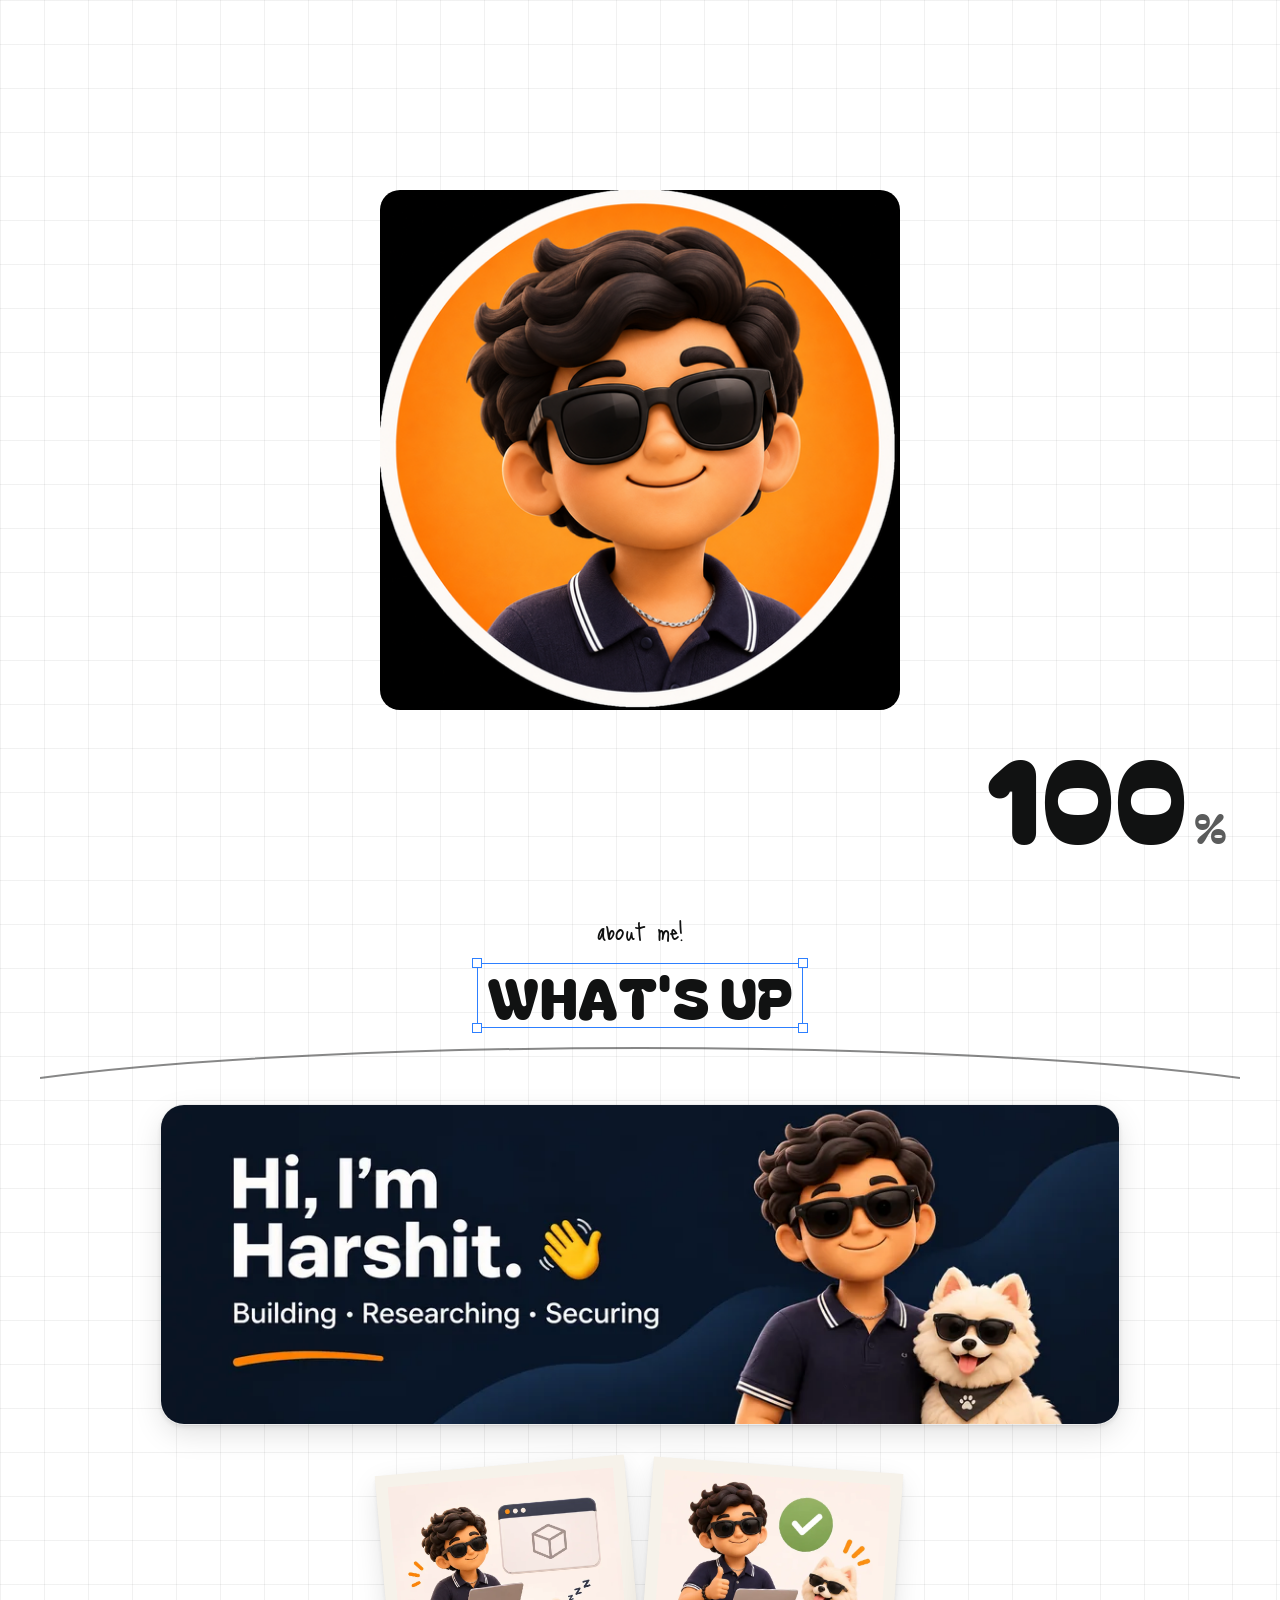
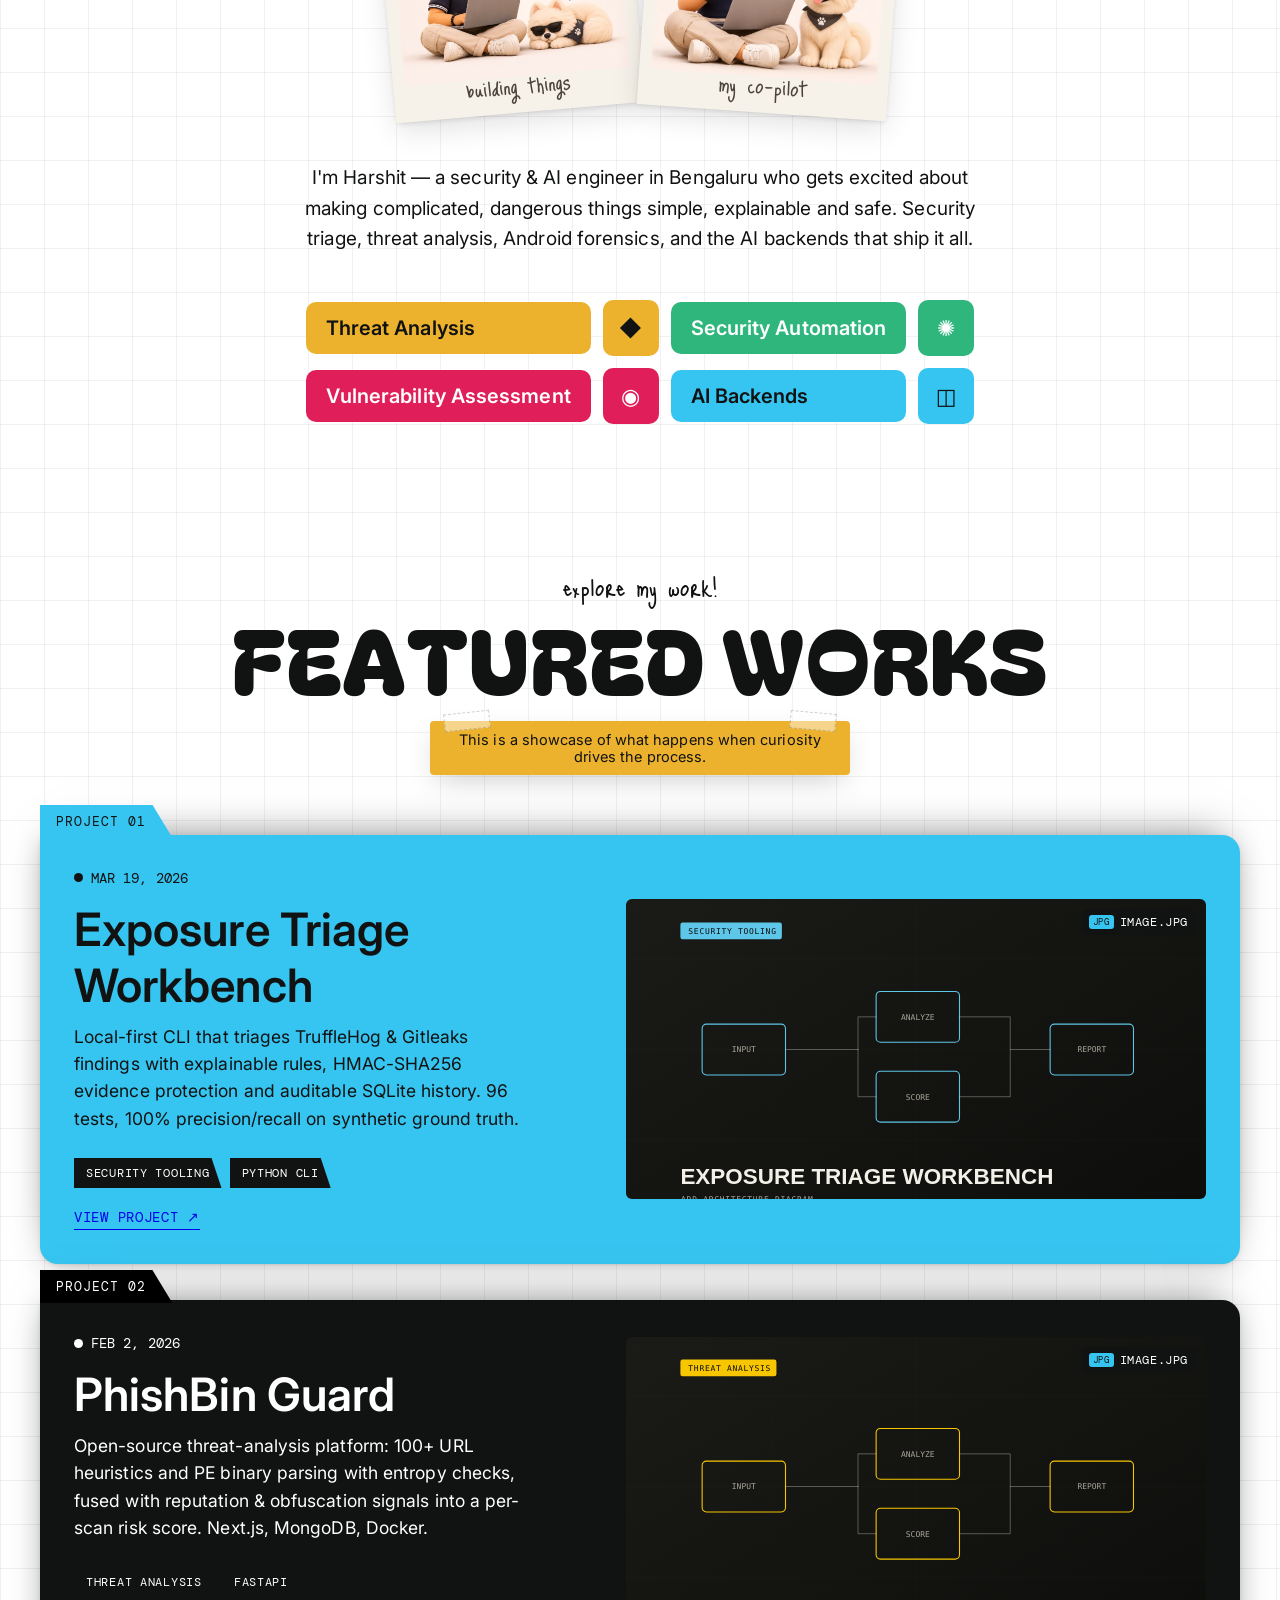
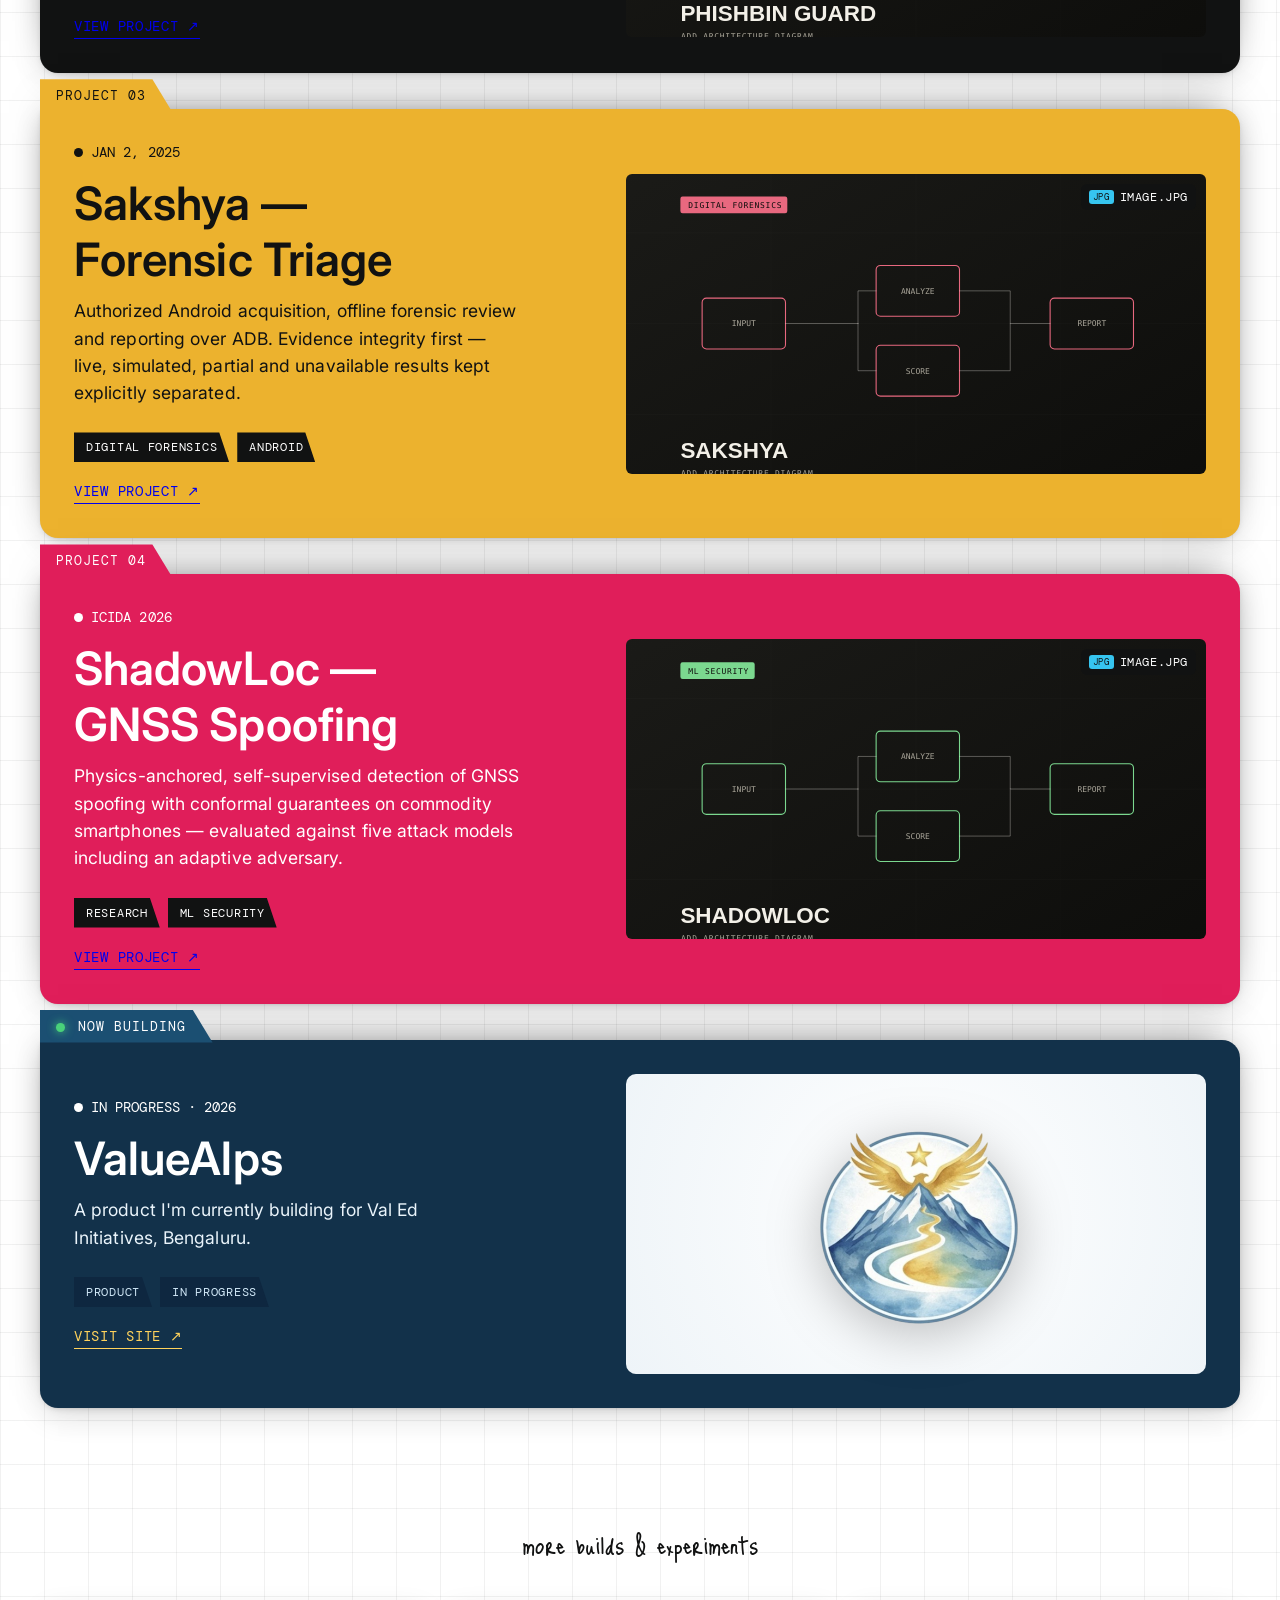
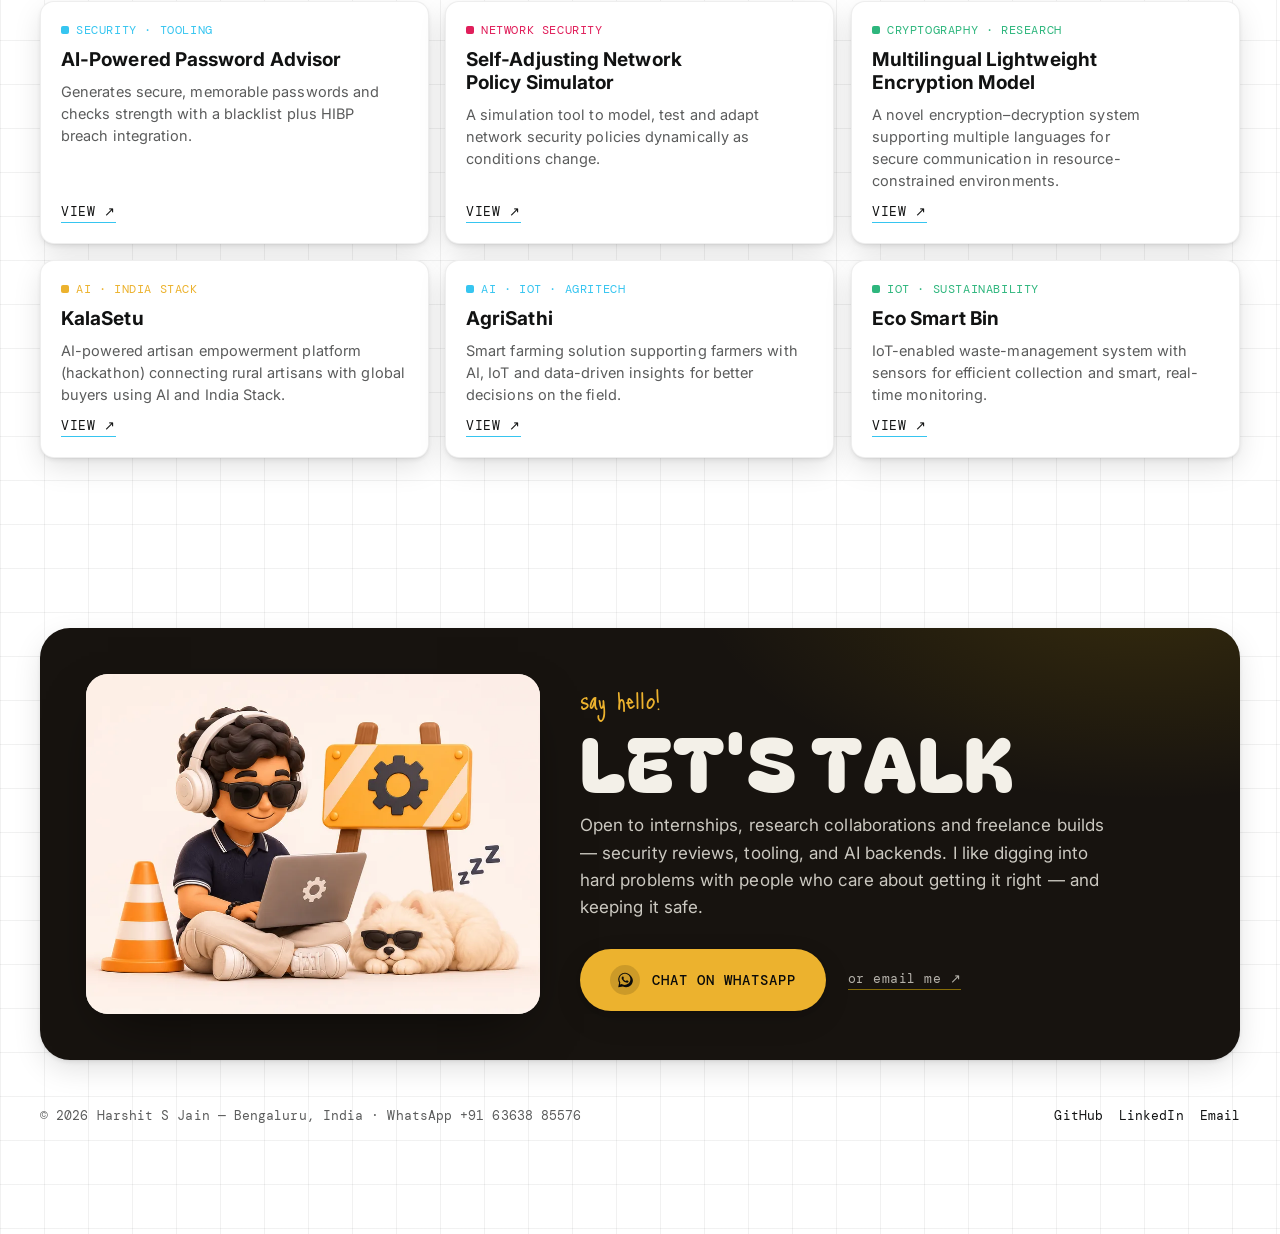
<file: index.html>
<!DOCTYPE html>
<html lang="en">
<head>
  <meta charset="UTF-8" />
  <meta name="viewport" content="width=device-width, initial-scale=1.0" />
  <script>
    document.documentElement.classList.add('js','preloading');
    /* failsafe: never trap the user if JS stalls */
    setTimeout(function(){var p=document.getElementById('preloader');if(p&&!p.classList.contains('done')){p.classList.add('done');document.documentElement.classList.remove('preloading');}},9000);
  </script>
  <title>Harshit S Jain — Security Engineer &amp; Software Developer in Bangalore</title>
  <meta name="description" content="Harshit S Jain is a cybersecurity &amp; AI engineer and software developer in Bangalore (Bengaluru), building security tooling, threat analysis and AI backends. Open to internships &amp; freelance." />
  <meta name="keywords" content="security engineer Bangalore, cybersecurity engineer Bengaluru, software developer Bangalore, AI engineer, Harshit S Jain, penetration testing, security tooling" />
  <meta name="author" content="Harshit S Jain" />
  <meta name="robots" content="index,follow" />
  <link rel="canonical" href="https://harshitsjain.me/" />
  <meta name="theme-color" content="#0b0b0a" />

  <!-- Open Graph -->
  <meta property="og:type" content="profile" />
  <meta property="og:site_name" content="Harshit S Jain" />
  <meta property="og:title" content="Harshit S Jain — Security Engineer &amp; Developer in Bangalore" />
  <meta property="og:description" content="Cybersecurity &amp; AI engineer and software developer in Bangalore. Security tooling, threat analysis, AI backends — open to internships &amp; freelance." />
  <meta property="og:url" content="https://harshitsjain.me/" />
  <meta property="og:image" content="https://harshitsjain.me/og-image.jpg" />
  <meta property="profile:first_name" content="Harshit" />
  <meta property="profile:last_name" content="Jain" />

  <!-- Twitter -->
  <meta name="twitter:card" content="summary_large_image" />
  <meta name="twitter:title" content="Harshit S Jain — Security Engineer &amp; Developer in Bangalore" />
  <meta name="twitter:description" content="Cybersecurity &amp; AI engineer and software developer in Bangalore. Security tooling, threat analysis, AI backends." />
  <meta name="twitter:image" content="https://harshitsjain.me/og-image.jpg" />

  <!-- Icons / manifest -->
  <link rel="icon" type="image/png" sizes="192x192" href="assets/icon-192.png" />
  <link rel="icon" type="image/png" sizes="32x32" href="assets/favicon-180.png" />
  <link rel="apple-touch-icon" href="assets/apple-touch-icon.png" />
  <link rel="manifest" href="site.webmanifest" />

  <!-- Structured data -->
  <script type="application/ld+json">
  {
    "@context": "https://schema.org",
    "@type": "ProfilePage",
    "mainEntity": {
      "@type": "Person",
      "name": "Harshit S Jain",
      "jobTitle": "Security Engineer & Software Developer",
      "description": "Cybersecurity & AI engineer and software developer based in Bangalore (Bengaluru), India.",
      "url": "https://harshitsjain.me/",
      "email": "mailto:harshitj3235@gmail.com",
      "telephone": "+91-6363885576",
      "address": {
        "@type": "PostalAddress",
        "addressLocality": "Bengaluru",
        "addressRegion": "Karnataka",
        "addressCountry": "IN"
      },
      "worksFor": { "@type": "CollegeOrUniversity", "name": "Jain (Deemed-to-be) University" },
      "alumniOf": { "@type": "CollegeOrUniversity", "name": "Jain (Deemed-to-be) University" },
      "knowsAbout": ["Cybersecurity","Application Security","Penetration Testing","Threat Analysis","Security Automation","Digital Forensics","AI Engineering","Software Development","Python","FastAPI"],
      "sameAs": [
        "https://github.com/hx010207",
        "https://linkedin.com/in/harshit-s-jain-980592327"
      ]
    }
  }
  </script>
  <script type="application/ld+json">
  {
    "@context": "https://schema.org",
    "@type": "ProfessionalService",
    "name": "Harshit S Jain — Security Engineering & Development",
    "description": "Website building, software development, security testing, AI integration and QA.",
    "areaServed": [{ "@type": "City", "name": "Bangalore" }, { "@type": "Country", "name": "India" }, "Remote"],
    "url": "https://harshitsjain.me/services.html",
    "provider": { "@type": "Person", "name": "Harshit S Jain" }
  }
  </script>

  <!-- Google Analytics 4 — replace G-6NG9S2LSPG with your Measurement ID to activate -->
  <script async src="https://www.googletagmanager.com/gtag/js?id=G-6NG9S2LSPG"></script>
  <script>
    window.dataLayer = window.dataLayer || [];
    function gtag(){dataLayer.push(arguments);}
    gtag('js', new Date());
    gtag('config', 'G-6NG9S2LSPG', { anonymize_ip: true });
  </script>

  <link rel="preconnect" href="https://fonts.googleapis.com" />
  <link rel="preconnect" href="https://fonts.gstatic.com" crossorigin />
  <link href="https://fonts.googleapis.com/css2?family=Bagel+Fat+One&family=Inter:wght@400;500;600;700;800;900&family=DM+Mono:wght@400;500&family=Just+Me+Again+Down+Here&display=swap" rel="stylesheet" />
  <link rel="stylesheet" href="styles.css?v=7" />
</head>
<body>
  <!-- PRELOADER -->
  <div id="preloader" aria-hidden="true">
    <div class="pl-stage">
      <video id="pl-video" class="pl-video" autoplay muted loop playsinline preload="auto" poster="assets/icon-512.png">
        <source src="assets/preloader.mp4" type="video/mp4">
      </video>
    </div>
    <div class="pl-count"><span id="pl-num">0</span><i>%</i></div>
  </div>

  <div class="ruler top"></div>

  <!-- HEADER -->
  <header class="site-header">
    <div class="wrap nav">
      <a class="brand" href="index.html" aria-label="Home">
        <svg class="logo-arc" viewBox="0 0 34 20" fill="none" stroke="currentColor" style="color:var(--ink)">
          <path d="M2 18 A15 15 0 0 1 32 18" stroke-width="2.4"/>
          <path d="M7 18 A10 10 0 0 1 27 18" stroke-width="2.4"/>
          <path d="M12 18 A5 5 0 0 1 22 18" stroke-width="2.4"/>
        </svg>
        <b>harshit.sec</b>
      </a>
      <ul class="nav-links" id="nav-links">
        <li><a href="index.html" class="active">HOME</a></li>
        <li><a href="#about">ABOUT</a></li>
        <li><a href="#work">WORK</a></li>
        <li><a href="services.html">SERVICES</a></li>
        <li><a href="#contact">CONTACT</a></li>
      </ul>
      <div class="nav-right">
        <button class="theme-toggle" id="theme-toggle"></button>
        <button class="menu-btn" id="menu-btn">MENU ≡</button>
      </div>
    </div>
  </header>

  <!-- HERO -->
  <section class="hero wrap">
    <div class="hero-inner">
      <div class="clock" id="clock">--:--:--</div>
      <div class="my-name">my name is</div>
      <h1 class="display framed">
        HARSHIT S JAIN
        <i class="h tl"></i><i class="h tr"></i><i class="h bl"></i><i class="h br"></i>
      </h1>
      <span class="pill avail"><span class="dot"></span> AVAILABLE FOR SECURITY &amp; AI PROJECTS</span>
      <a class="btn-contact hero-mcta" href="https://wa.me/916363885576?text=Hi%20Harshit%2C%20I%20saw%20your%20portfolio" target="_blank" rel="noopener">CONTACT ME</a>

      <!-- scattered stickers -->
      <div class="scatter s-note-l"><span class="tape teal">Currently: B.Tech CSE — Cybersecurity</span></div>
      <div class="scatter s-note-r"><span class="tape yellow">CGPA 9.1 / 10 · 2028 batch</span></div>
      <div class="scatter s-av-1"><div class="avatar"><img src="assets/avatar.webp" width="64" height="64" alt="Harshit S Jain avatar"></div></div>
      <div class="scatter s-av-2"><div class="avatar"><img src="assets/avatar-dog.webp" width="64" height="64" alt="Harshit's dog mascot"></div></div>
      <div class="scatter s-tab"><span class="tab">Security Engineer · Bangalore</span></div>
      <div class="scatter s-loc"><span class="pill pink">BENGALURU, IN</span></div>
      <div class="scatter s-arrow">
        <svg width="90" height="60" viewBox="0 0 90 60" fill="none" class="doodle">
          <path d="M4 10 C40 2 70 20 78 48" stroke="currentColor" stroke-width="2.4" stroke-linecap="round"/>
          <path d="M66 42 L80 50 L72 34" stroke="currentColor" stroke-width="2.4" stroke-linecap="round" stroke-linejoin="round"/>
        </svg>
      </div>
      <div class="scatter s-contact">
        <a class="btn-contact" href="https://wa.me/916363885576?text=Hi%20Harshit%2C%20I%20saw%20your%20portfolio" target="_blank" rel="noopener">
          CONTACT ME
        </a>
      </div>
      <div class="scatter s-blocks"><div class="blocks"><span>H</span><span>S</span><span>J</span></div></div>
    </div>
  </section>

  <!-- ABOUT -->
  <section class="section wrap" id="about">
    <div style="text-align:center;">
      <div class="sec-kicker">about me!</div>
      <h2 class="display framed" style="font-size:clamp(34px,6vw,56px); margin:10px 0 0;">
        what's up
        <i class="h tl"></i><i class="h tr"></i><i class="h bl"></i><i class="h br"></i>
      </h2>
    </div>

    <svg class="curve" viewBox="0 0 1200 60" preserveAspectRatio="none" fill="none">
      <path d="M0 50 C300 10 900 10 1200 50" stroke="currentColor" stroke-width="2"/>
    </svg>

    <div class="hero-banner reveal">
      <img src="assets/mascot-hero.webp" width="1000" height="333" loading="lazy" decoding="async"
           alt="Hi, I'm Harshit — building, researching, securing">
    </div>

    <div class="polaroids reveal">
      <div class="polaroid scene"><img src="assets/mascot-coder.webp" width="900" height="675" loading="lazy" decoding="async" alt="Harshit coding with his dog"><div class="cap">building things</div></div>
      <div class="polaroid scene"><img src="assets/mascot-laptop.webp" width="900" height="600" loading="lazy" decoding="async" alt="Harshit shipping a project"><div class="cap">my co-pilot</div></div>
    </div>

    <p style="max-width:680px; margin:0 auto 46px; text-align:center; font-size:19px; line-height:1.6;">
      I'm Harshit — a security &amp; AI engineer in Bengaluru who gets excited about making
      complicated, dangerous things simple, explainable and safe. Security triage, threat
      analysis, Android forensics, and the AI backends that ship it all.
    </p>

    <!-- skills tiles -->
    <div class="tiles reveal">
      <span class="tile c-yellow">Threat Analysis</span>
      <span class="tile-ic d">◆</span>
      <span class="tile c-green">Security Automation</span>
      <span class="tile-ic f">✺</span>
      <span class="tile c-pink">Vulnerability Assessment</span>
      <span class="tile-ic e">◉</span>
      <span class="tile c-cyan">AI Backends</span>
      <span class="tile-ic s">◫</span>
    </div>
  </section>

  <!-- WORK -->
  <section class="section wrap" id="work">
    <div style="text-align:center;">
      <div class="sec-kicker">explore my work!</div>
      <h2 class="display mega">FEATURED WORKS</h2>
      <div style="display:flex; justify-content:center; margin-bottom:60px;">
        <span class="tape yellow" style="max-width:420px;">This is a showcase of what happens when curiosity drives the process.</span>
      </div>
    </div>

    <div class="works">
      <!-- 01 -->
      <article class="work cyan">
        <span class="tabtop">PROJECT 01</span>
        <div class="work-grid">
          <div>
            <div class="date">MAR 19, 2026</div>
            <h3>Exposure Triage Workbench</h3>
            <p>Local-first CLI that triages TruffleHog &amp; Gitleaks findings with explainable rules, HMAC-SHA256 evidence protection and auditable SQLite history. 96 tests, 100% precision/recall on synthetic ground truth.</p>
            <div class="tags"><span class="tag">Security Tooling</span><span class="tag">Python CLI</span></div>
            <a class="view" href="https://github.com/hx010207" target="_blank" rel="noopener">VIEW PROJECT ↗</a>
          </div>
          <div class="work-media">
            <span class="img-badge"><span class="jpg">JPG</span> IMAGE.JPG</span>
            <img class="shot" src="assets/work-etw.svg" alt="Exposure Triage Workbench security tooling project cover (placeholder)">
          </div>
        </div>
      </article>

      <!-- 02 -->
      <article class="work dark">
        <span class="tabtop">PROJECT 02</span>
        <div class="work-grid">
          <div>
            <div class="date">FEB 2, 2026</div>
            <h3 class="accent">PhishBin Guard</h3>
            <p>Open-source threat-analysis platform: 100+ URL heuristics and PE binary parsing with entropy checks, fused with reputation &amp; obfuscation signals into a per-scan risk score. Next.js, MongoDB, Docker.</p>
            <div class="tags"><span class="tag">Threat Analysis</span><span class="tag">FastAPI</span></div>
            <a class="view" href="https://github.com/hx010207" target="_blank" rel="noopener">VIEW PROJECT ↗</a>
          </div>
          <div class="work-media">
            <span class="img-badge"><span class="jpg">JPG</span> IMAGE.JPG</span>
            <img class="shot" src="assets/work-phishbin.svg" alt="PhishBin Guard threat-analysis platform cover (placeholder)">
          </div>
        </div>
      </article>

      <!-- 03 -->
      <article class="work yellow">
        <span class="tabtop">PROJECT 03</span>
        <div class="work-grid">
          <div>
            <div class="date">JAN 2, 2025</div>
            <h3>Sakshya — Forensic Triage</h3>
            <p>Authorized Android acquisition, offline forensic review and reporting over ADB. Evidence integrity first — live, simulated, partial and unavailable results kept explicitly separated.</p>
            <div class="tags"><span class="tag">Digital Forensics</span><span class="tag">Android</span></div>
            <a class="view" href="https://github.com/hx010207" target="_blank" rel="noopener">VIEW PROJECT ↗</a>
          </div>
          <div class="work-media">
            <span class="img-badge"><span class="jpg">JPG</span> IMAGE.JPG</span>
            <img class="shot" src="assets/work-sakshya.svg" alt="Sakshya forensic triage project cover (placeholder)">
          </div>
        </div>
      </article>

      <!-- 04 -->
      <article class="work pink">
        <span class="tabtop">PROJECT 04</span>
        <div class="work-grid">
          <div>
            <div class="date">ICIDA 2026</div>
            <h3>ShadowLoc — GNSS Spoofing</h3>
            <p>Physics-anchored, self-supervised detection of GNSS spoofing with conformal guarantees on commodity smartphones — evaluated against five attack models including an adaptive adversary.</p>
            <div class="tags"><span class="tag">Research</span><span class="tag">ML Security</span></div>
            <a class="view" href="https://github.com/hx010207" target="_blank" rel="noopener">VIEW PROJECT ↗</a>
          </div>
          <div class="work-media">
            <span class="img-badge"><span class="jpg">JPG</span> IMAGE.JPG</span>
            <img class="shot" src="assets/work-shadowloc.svg" alt="ShadowLoc GNSS spoofing detection project cover (placeholder)">
          </div>
        </div>
      </article>

      <!-- 05 — currently building -->
      <article class="work valuealps">
        <span class="tabtop"><span class="live"></span> NOW BUILDING</span>
        <div class="work-grid">
          <div>
            <div class="date">IN PROGRESS · 2026</div>
            <h3>ValueAlps</h3>
            <p>A product I'm currently building for Val Ed Initiatives, Bengaluru.</p>
            <div class="tags"><span class="tag">Product</span><span class="tag">In Progress</span></div>
            <a class="view" href="https://valuealps.in/" target="_blank" rel="noopener">VISIT SITE ↗</a>
          </div>
          <div class="work-media va-media">
            <img class="va-logo" src="assets/valuealps-logo.png" width="240" height="203" loading="lazy" decoding="async" alt="ValueAlps logo">
          </div>
        </div>
      </article>
    </div>

    <div style="text-align:center; margin-top:84px;">
      <div class="sec-kicker">more builds &amp; experiments</div>
    </div>
    <div class="more-grid" data-stagger>
      <a class="card mini" href="https://github.com/hx010207" target="_blank" rel="noopener">
        <span class="mini-tag" style="--c:var(--cyan)">Security · Tooling</span>
        <h4>AI-Powered Password Advisor</h4>
        <p>Generates secure, memorable passwords and checks strength with a blacklist plus HIBP breach integration.</p>
        <span class="mini-link">VIEW ↗</span>
      </a>
      <a class="card mini" href="https://github.com/hx010207" target="_blank" rel="noopener">
        <span class="mini-tag" style="--c:var(--pink)">Network Security</span>
        <h4>Self-Adjusting Network Policy Simulator</h4>
        <p>A simulation tool to model, test and adapt network security policies dynamically as conditions change.</p>
        <span class="mini-link">VIEW ↗</span>
      </a>
      <a class="card mini" href="https://github.com/hx010207" target="_blank" rel="noopener">
        <span class="mini-tag" style="--c:var(--green)">Cryptography · Research</span>
        <h4>Multilingual Lightweight Encryption Model</h4>
        <p>A novel encryption–decryption system supporting multiple languages for secure communication in resource-constrained environments.</p>
        <span class="mini-link">VIEW ↗</span>
      </a>
      <a class="card mini" href="https://github.com/hx010207" target="_blank" rel="noopener">
        <span class="mini-tag" style="--c:var(--yellow)">AI · India Stack</span>
        <h4>KalaSetu</h4>
        <p>AI-powered artisan empowerment platform (hackathon) connecting rural artisans with global buyers using AI and India Stack.</p>
        <span class="mini-link">VIEW ↗</span>
      </a>
      <a class="card mini" href="https://github.com/hx010207" target="_blank" rel="noopener">
        <span class="mini-tag" style="--c:var(--cyan)">AI · IoT · AgriTech</span>
        <h4>AgriSathi</h4>
        <p>Smart farming solution supporting farmers with AI, IoT and data-driven insights for better decisions on the field.</p>
        <span class="mini-link">VIEW ↗</span>
      </a>
      <a class="card mini" href="https://github.com/hx010207" target="_blank" rel="noopener">
        <span class="mini-tag" style="--c:var(--green)">IoT · Sustainability</span>
        <h4>Eco Smart Bin</h4>
        <p>IoT-enabled waste-management system with sensors for efficient collection and smart, real-time monitoring.</p>
        <span class="mini-link">VIEW ↗</span>
      </a>
    </div>
  </section>

  <!-- LET'S TALK -->
  <section class="section wrap" id="contact">
    <div class="talk-panel reveal">
      <div class="talk-art">
        <img src="assets/mascot-techie.webp" width="900" height="675" loading="lazy" decoding="async"
             alt="Harshit at his desk with his dog">
      </div>
      <div class="talk-main">
        <div class="sec-kicker">say hello!</div>
        <h2 class="display">LET'S TALK</h2>
        <p>Open to internships, research collaborations and freelance builds — security reviews, tooling, and AI backends. I like digging into hard problems with people who care about getting it right — and keeping it safe.</p>
        <div class="talk-actions">
          <a class="contact-btn big" href="https://wa.me/916363885576?text=Hi%20Harshit%2C%20let%27s%20talk" target="_blank" rel="noopener">
            <span class="wa" aria-hidden="true"><svg viewBox="0 0 32 32"><path d="M16 3C9.4 3 4 8.4 4 15c0 2.1.6 4.1 1.6 5.9L4 29l8.3-1.6c1.7.9 3.6 1.4 5.7 1.4 6.6 0 12-5.4 12-12S22.6 3 16 3zm0 21.8c-1.8 0-3.5-.5-5-1.4l-.4-.2-3.6.7.7-3.5-.2-.4c-1-1.6-1.5-3.4-1.5-5.3 0-5.4 4.4-9.8 9.8-9.8s9.8 4.4 9.8 9.8-4.4 9.8-9.9 9.8zm5.4-7.3c-.3-.1-1.7-.9-2-1-.3-.1-.5-.1-.7.2s-.8 1-.9 1.1c-.2.2-.3.2-.6.1-1.7-.9-2.9-1.6-4-3.5-.3-.5.3-.5.8-1.6.1-.2 0-.4 0-.5s-.7-1.6-.9-2.2c-.2-.6-.5-.5-.7-.5h-.6c-.2 0-.5.1-.8.4-.3.3-1 1-1 2.5s1.1 2.9 1.2 3.1c.1.2 2.1 3.3 5.2 4.6 2 .8 2.7.9 3.7.8.6-.1 1.7-.7 2-1.4.2-.7.2-1.2.2-1.4-.1-.1-.3-.2-.6-.3z"/></svg></span>
            CHAT ON WHATSAPP
          </a>
          <a class="talk-mail" href="mailto:harshitj3235@gmail.com">or email me ↗</a>
        </div>
      </div>
    </div>

    <div class="footer-meta">
      <span>© 2026 Harshit S Jain — Bengaluru, India · WhatsApp +91 63638 85576</span>
      <div class="socials">
        <a href="https://github.com/hx010207" target="_blank" rel="noopener">GitHub</a>
        <a href="https://linkedin.com/in/harshit-s-jain-980592327" target="_blank" rel="noopener">LinkedIn</a>
        <a href="mailto:harshitj3235@gmail.com">Email</a>
      </div>
    </div>
  </section>

  <div class="ruler bottom"></div>
  <script src="script.js?v=7"></script>
</body>
</html>
</file>
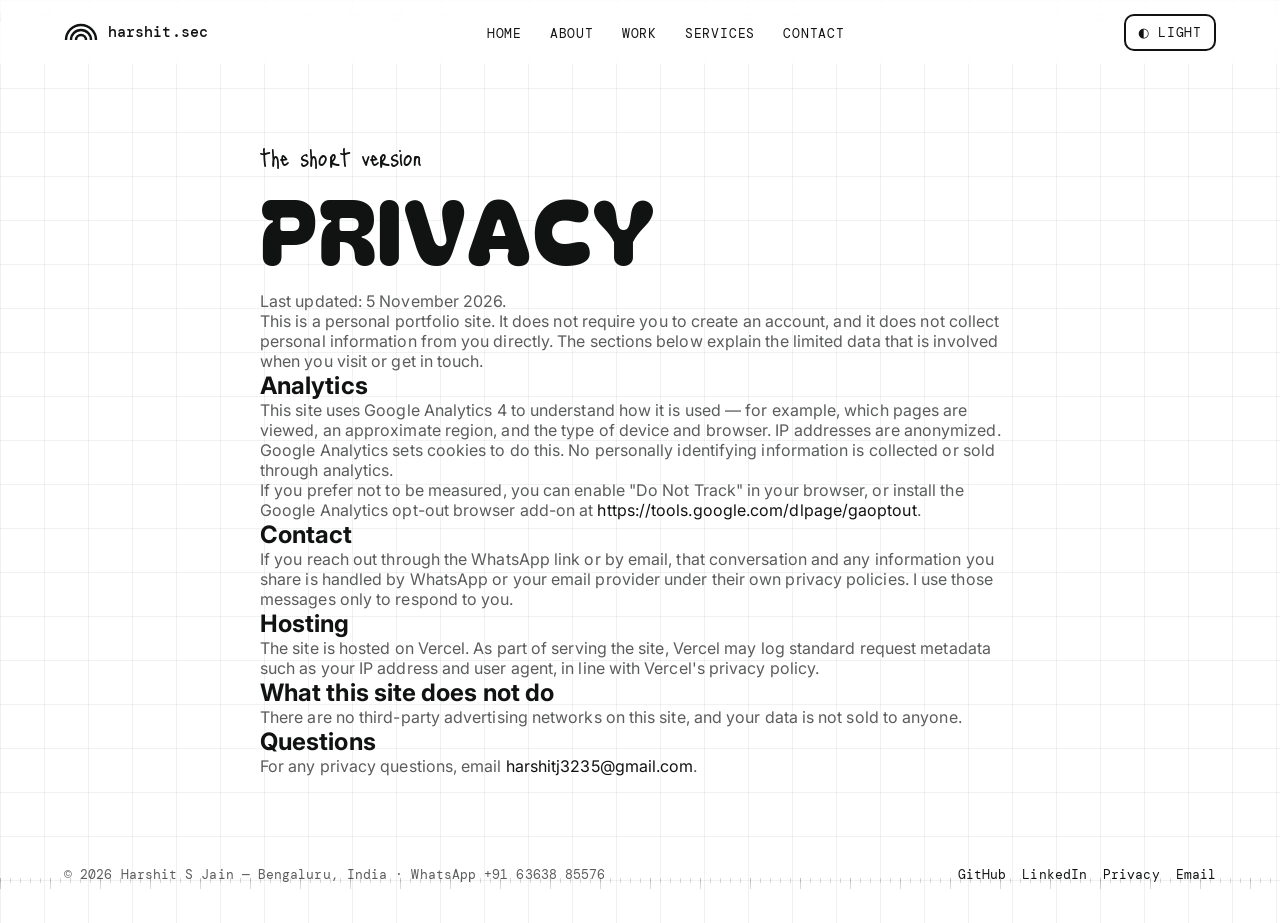
<file: privacy.html>
<!DOCTYPE html>
<html lang="en">
<head>
  <meta charset="UTF-8" />
  <meta name="viewport" content="width=device-width, initial-scale=1.0" />
  <script>document.documentElement.classList.add('js')</script>
  <link rel="preconnect" href="https://fonts.googleapis.com" />
  <link rel="preconnect" href="https://fonts.gstatic.com" crossorigin />
  <link href="https://fonts.googleapis.com/css2?family=Bagel+Fat+One&family=Inter:wght@400;500;600;700;800&family=DM+Mono:wght@400;500&family=Just+Me+Again+Down+Here&display=swap" rel="stylesheet" />
  <!-- Google Analytics 4 -->
  <script async src="https://www.googletagmanager.com/gtag/js?id=G-6NG9S2LSPG"></script>
  <script>
    window.dataLayer = window.dataLayer || [];
    function gtag(){dataLayer.push(arguments);}
    gtag('js', new Date());
    gtag('config', 'G-6NG9S2LSPG', { anonymize_ip: true });
  </script>
  <link rel="icon" type="image/png" sizes="192x192" href="assets/icon-192.png" />
  <link rel="icon" type="image/png" sizes="32x32" href="assets/favicon-180.png" />
  <link rel="apple-touch-icon" href="assets/apple-touch-icon.png" />
  <link rel="stylesheet" href="styles.css?v=7" />
  <title>Privacy Policy — Harshit S Jain</title>
  <meta name="description" content="Privacy policy for the personal portfolio site of Harshit S Jain, explaining analytics, contact, and hosting practices." />
  <link rel="canonical" href="https://harshitsjain.me/privacy.html" />
  <meta name="robots" content="index,follow" />
</head>
<body>
<div class="ruler top"></div>
<header class="site-header">
  <div class="wrap nav">
    <a class="brand" href="index.html" aria-label="Home">
      <svg class="logo-arc" viewBox="0 0 34 20" fill="none" stroke="currentColor" style="color:var(--ink)">
        <path d="M2 18 A15 15 0 0 1 32 18" stroke-width="2.4"/>
        <path d="M7 18 A10 10 0 0 1 27 18" stroke-width="2.4"/>
        <path d="M12 18 A5 5 0 0 1 22 18" stroke-width="2.4"/>
      </svg>
      <b>harshit.sec</b>
    </a>
    <ul class="nav-links" id="nav-links">
      <li><a href="index.html">HOME</a></li>
      <li><a href="index.html#about">ABOUT</a></li>
      <li><a href="index.html#work">WORK</a></li>
      <li><a href="services.html">SERVICES</a></li>
      <li><a href="index.html#contact">CONTACT</a></li>
    </ul>
    <div class="nav-right">
      <button class="theme-toggle" id="theme-toggle"></button>
      <button class="menu-btn" id="menu-btn">MENU &#8801;</button>
    </div>
  </div>
</header>

<section class="section wrap">
  <div style="max-width:760px;margin:0 auto">
    <div class="sec-kicker">the short version</div>
    <h1 class="display mega">PRIVACY</h1>

    <p style="color:var(--ink-soft)">Last updated: 5 November 2026.</p>

    <p style="color:var(--ink-soft)">This is a personal portfolio site. It does not require you to create an account, and it does not collect personal information from you directly. The sections below explain the limited data that is involved when you visit or get in touch.</p>

    <h2 style="color:var(--ink)">Analytics</h2>
    <p style="color:var(--ink-soft)">This site uses Google Analytics 4 to understand how it is used — for example, which pages are viewed, an approximate region, and the type of device and browser. IP addresses are anonymized. Google Analytics sets cookies to do this. No personally identifying information is collected or sold through analytics.</p>
    <p style="color:var(--ink-soft)">If you prefer not to be measured, you can enable "Do Not Track" in your browser, or install the Google Analytics opt-out browser add-on at <a href="https://tools.google.com/dlpage/gaoptout" target="_blank" rel="noopener" style="color:var(--ink)">https://tools.google.com/dlpage/gaoptout</a>.</p>

    <h2 style="color:var(--ink)">Contact</h2>
    <p style="color:var(--ink-soft)">If you reach out through the WhatsApp link or by email, that conversation and any information you share is handled by WhatsApp or your email provider under their own privacy policies. I use those messages only to respond to you.</p>

    <h2 style="color:var(--ink)">Hosting</h2>
    <p style="color:var(--ink-soft)">The site is hosted on Vercel. As part of serving the site, Vercel may log standard request metadata such as your IP address and user agent, in line with Vercel's privacy policy.</p>

    <h2 style="color:var(--ink)">What this site does not do</h2>
    <p style="color:var(--ink-soft)">There are no third-party advertising networks on this site, and your data is not sold to anyone.</p>

    <h2 style="color:var(--ink)">Questions</h2>
    <p style="color:var(--ink-soft)">For any privacy questions, email <a href="mailto:harshitj3235@gmail.com" style="color:var(--ink)">harshitj3235@gmail.com</a>.</p>
  </div>
</section>

<footer class="site-footer">
  <div class="wrap">
    <div class="footer-meta">
      <span>&copy; 2026 Harshit S Jain &mdash; Bengaluru, India &middot; WhatsApp +91 63638 85576</span>
      <div class="socials">
        <a href="https://github.com/hx010207" target="_blank" rel="noopener">GitHub</a>
        <a href="https://linkedin.com/in/harshit-s-jain-980592327" target="_blank" rel="noopener">LinkedIn</a>
        <a href="privacy.html">Privacy</a>
        <a href="mailto:harshitj3235@gmail.com">Email</a>
      </div>
    </div>
  </div>
</footer>
<div class="ruler bottom"></div>
<script src="script.js?v=7"></script>
</body>
</html>
</file>
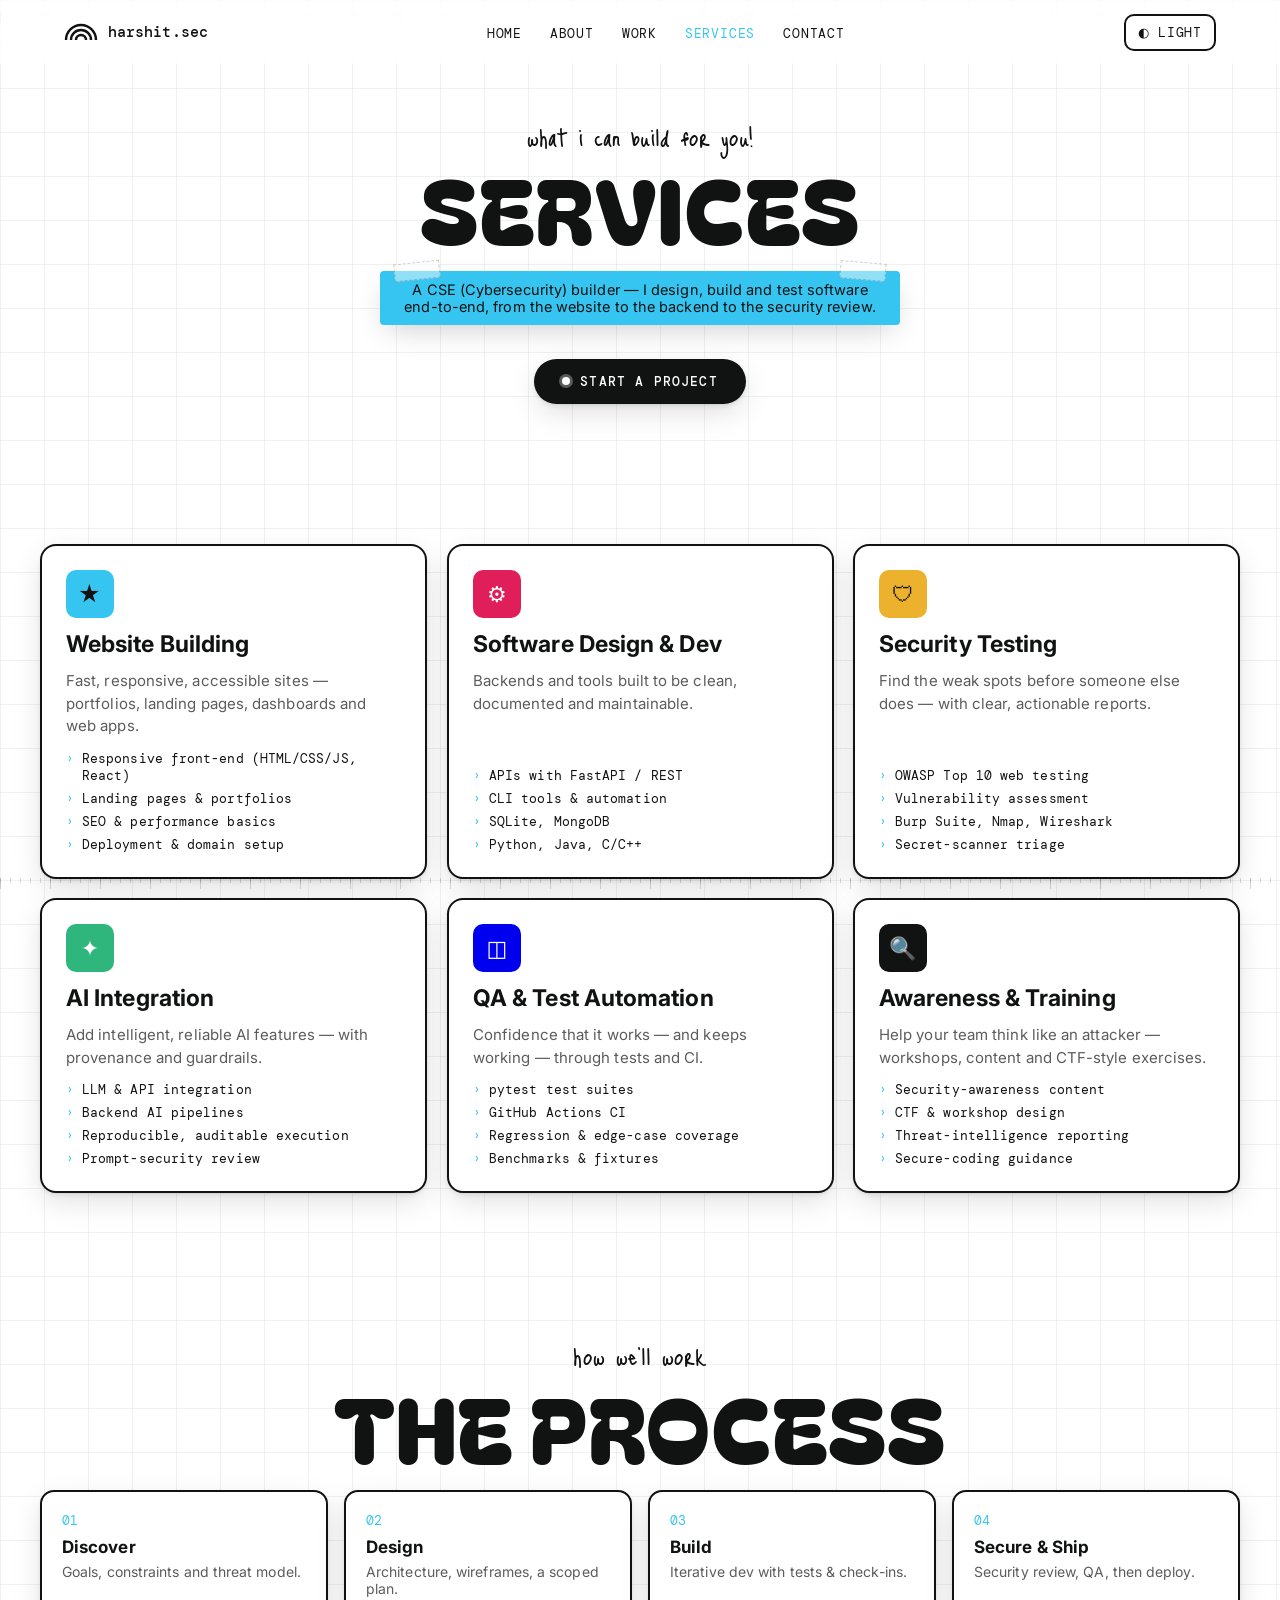
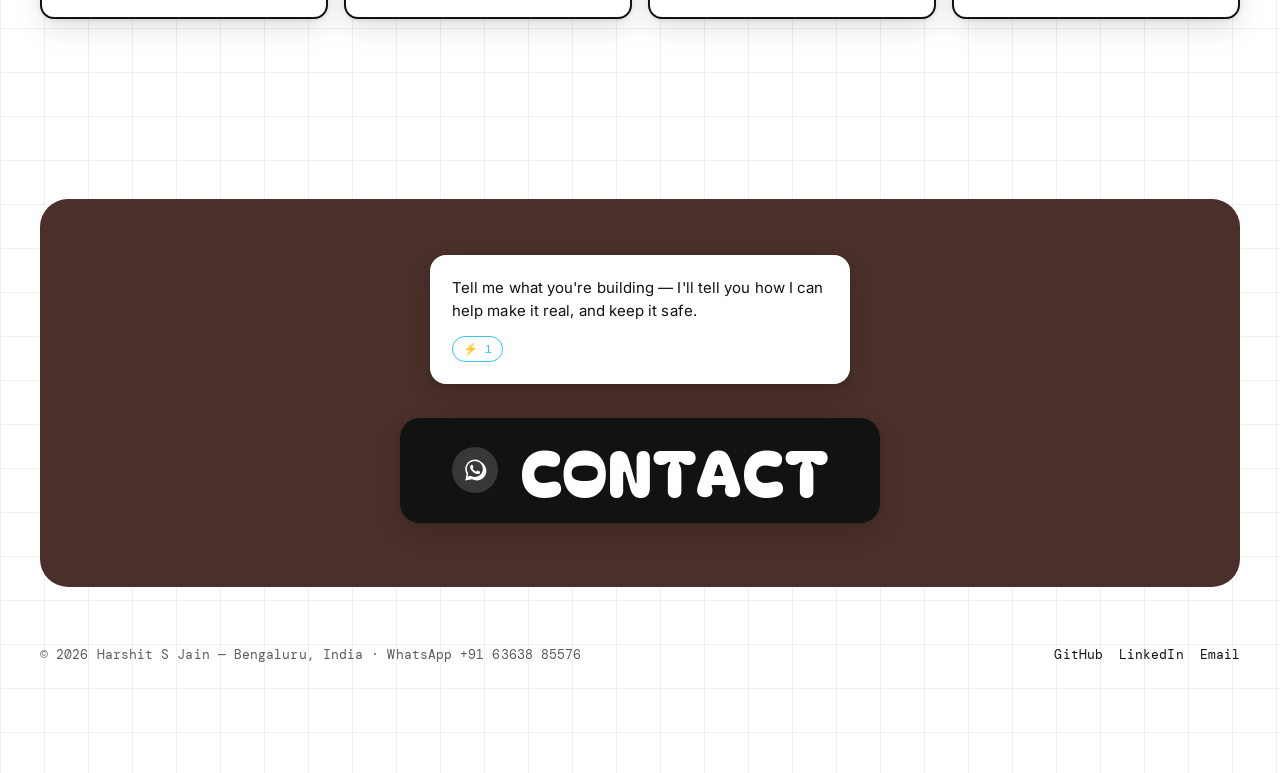
<file: services.html>
<!DOCTYPE html>
<html lang="en">
<head>
  <meta charset="UTF-8" />
  <meta name="viewport" content="width=device-width, initial-scale=1.0" />
  <script>document.documentElement.classList.add('js')</script>
  <title>Services — Website Building, Security Testing &amp; AI | Harshit S Jain</title>
  <meta name="description" content="Services by Harshit S Jain, a security engineer &amp; developer in Bangalore: website building, software development, security testing, AI integration and QA automation." />
  <meta name="keywords" content="website developer Bangalore, security testing Bangalore, penetration testing, AI integration, QA automation, freelance developer Bengaluru" />
  <meta name="robots" content="index,follow" />
  <link rel="canonical" href="https://harshitsjain.me/services.html" />
  <meta name="theme-color" content="#0b0b0a" />

  <meta property="og:type" content="website" />
  <meta property="og:site_name" content="Harshit S Jain" />
  <meta property="og:title" content="Services — Website Building, Security Testing &amp; AI" />
  <meta property="og:description" content="Website building, software development, security testing, AI integration and QA — by a security engineer &amp; developer in Bangalore." />
  <meta property="og:url" content="https://harshitsjain.me/services.html" />
  <meta property="og:image" content="https://harshitsjain.me/og-image.jpg" />
  <meta name="twitter:card" content="summary_large_image" />
  <meta name="twitter:title" content="Services — Harshit S Jain" />
  <meta name="twitter:description" content="Website building, software development, security testing, AI integration and QA in Bangalore." />
  <meta name="twitter:image" content="https://harshitsjain.me/og-image.jpg" />

  <link rel="icon" type="image/png" sizes="192x192" href="assets/icon-192.png" />
  <link rel="icon" type="image/png" sizes="32x32" href="assets/favicon-180.png" />
  <link rel="apple-touch-icon" href="assets/apple-touch-icon.png" />
  <link rel="manifest" href="site.webmanifest" />

  <script type="application/ld+json">
  {
    "@context": "https://schema.org",
    "@type": "Service",
    "serviceType": "Website building, software development, security testing, AI integration, QA automation",
    "provider": {
      "@type": "Person",
      "name": "Harshit S Jain",
      "url": "https://harshitsjain.me/",
      "address": { "@type": "PostalAddress", "addressLocality": "Bengaluru", "addressRegion": "Karnataka", "addressCountry": "IN" }
    },
    "areaServed": [{ "@type": "City", "name": "Bangalore" }, { "@type": "Country", "name": "India" }, "Remote"],
    "url": "https://harshitsjain.me/services.html"
  }
  </script>

  <!-- Google Analytics 4 — replace G-6NG9S2LSPG with your Measurement ID to activate -->
  <script async src="https://www.googletagmanager.com/gtag/js?id=G-6NG9S2LSPG"></script>
  <script>
    window.dataLayer = window.dataLayer || [];
    function gtag(){dataLayer.push(arguments);}
    gtag('js', new Date());
    gtag('config', 'G-6NG9S2LSPG', { anonymize_ip: true });
  </script>

  <link rel="preconnect" href="https://fonts.googleapis.com" />
  <link rel="preconnect" href="https://fonts.gstatic.com" crossorigin />
  <link href="https://fonts.googleapis.com/css2?family=Bagel+Fat+One&family=Inter:wght@400;500;600;700;800;900&family=DM+Mono:wght@400;500&family=Just+Me+Again+Down+Here&display=swap" rel="stylesheet" />
  <link rel="stylesheet" href="styles.css?v=7" />
</head>
<body>
  <div class="ruler top"></div>

  <header class="site-header">
    <div class="wrap nav">
      <a class="brand" href="index.html" aria-label="Home">
        <svg class="logo-arc" viewBox="0 0 34 20" fill="none" stroke="currentColor" style="color:var(--ink)">
          <path d="M2 18 A15 15 0 0 1 32 18" stroke-width="2.4"/>
          <path d="M7 18 A10 10 0 0 1 27 18" stroke-width="2.4"/>
          <path d="M12 18 A5 5 0 0 1 22 18" stroke-width="2.4"/>
        </svg>
        <b>harshit.sec</b>
      </a>
      <ul class="nav-links" id="nav-links">
        <li><a href="index.html">HOME</a></li>
        <li><a href="index.html#about">ABOUT</a></li>
        <li><a href="index.html#work">WORK</a></li>
        <li><a href="services.html" class="active">SERVICES</a></li>
        <li><a href="index.html#contact">CONTACT</a></li>
      </ul>
      <div class="nav-right">
        <button class="theme-toggle" id="theme-toggle"></button>
        <button class="menu-btn" id="menu-btn">MENU ≡</button>
      </div>
    </div>
  </header>

  <!-- HERO -->
  <section class="section wrap" style="text-align:center; padding-top:50px;">
    <div class="sec-kicker">what i can build for you!</div>
    <h1 class="display mega">SERVICES</h1>
    <div style="display:flex; justify-content:center;">
      <span class="tape teal" style="max-width:520px;">
        A CSE (Cybersecurity) builder — I design, build and test software end-to-end, from the website to the backend to the security review.
      </span>
    </div>
    <div style="margin-top:34px;">
      <a class="btn-contact" href="https://wa.me/916363885576?text=Hi%20Harshit%2C%20I%27d%20like%20to%20discuss%20a%20project" target="_blank" rel="noopener">
        START A PROJECT
      </a>
    </div>
  </section>

  <!-- SERVICES GRID -->
  <section class="section wrap">
    <div class="svc-grid">
      <div class="svc c1 reveal">
        <div class="svc-ic">★</div>
        <h3>Website Building</h3>
        <p>Fast, responsive, accessible sites — portfolios, landing pages, dashboards and web apps.</p>
        <ul><li>Responsive front-end (HTML/CSS/JS, React)</li><li>Landing pages &amp; portfolios</li><li>SEO &amp; performance basics</li><li>Deployment &amp; domain setup</li></ul>
      </div>
      <div class="svc c2 reveal">
        <div class="svc-ic">⚙</div>
        <h3>Software Design &amp; Dev</h3>
        <p>Backends and tools built to be clean, documented and maintainable.</p>
        <ul><li>APIs with FastAPI / REST</li><li>CLI tools &amp; automation</li><li>SQLite, MongoDB</li><li>Python, Java, C/C++</li></ul>
      </div>
      <div class="svc c3 reveal">
        <div class="svc-ic">🛡</div>
        <h3>Security Testing</h3>
        <p>Find the weak spots before someone else does — with clear, actionable reports.</p>
        <ul><li>OWASP Top 10 web testing</li><li>Vulnerability assessment</li><li>Burp Suite, Nmap, Wireshark</li><li>Secret-scanner triage</li></ul>
      </div>
      <div class="svc c4 reveal">
        <div class="svc-ic">✦</div>
        <h3>AI Integration</h3>
        <p>Add intelligent, reliable AI features — with provenance and guardrails.</p>
        <ul><li>LLM &amp; API integration</li><li>Backend AI pipelines</li><li>Reproducible, auditable execution</li><li>Prompt-security review</li></ul>
      </div>
      <div class="svc c5 reveal">
        <div class="svc-ic">◫</div>
        <h3>QA &amp; Test Automation</h3>
        <p>Confidence that it works — and keeps working — through tests and CI.</p>
        <ul><li>pytest test suites</li><li>GitHub Actions CI</li><li>Regression &amp; edge-case coverage</li><li>Benchmarks &amp; fixtures</li></ul>
      </div>
      <div class="svc c6 reveal">
        <div class="svc-ic">🔍</div>
        <h3>Awareness &amp; Training</h3>
        <p>Help your team think like an attacker — workshops, content and CTF-style exercises.</p>
        <ul><li>Security-awareness content</li><li>CTF &amp; workshop design</li><li>Threat-intelligence reporting</li><li>Secure-coding guidance</li></ul>
      </div>
    </div>
  </section>

  <!-- PROCESS -->
  <section class="section wrap">
    <div style="text-align:center;">
      <div class="sec-kicker">how we'll work</div>
      <h2 class="display mega">THE PROCESS</h2>
    </div>
    <div class="steps">
      <div class="step reveal"><div class="n">01</div><h4>Discover</h4><p>Goals, constraints and threat model.</p></div>
      <div class="step reveal"><div class="n">02</div><h4>Design</h4><p>Architecture, wireframes, a scoped plan.</p></div>
      <div class="step reveal"><div class="n">03</div><h4>Build</h4><p>Iterative dev with tests &amp; check-ins.</p></div>
      <div class="step reveal"><div class="n">04</div><h4>Secure &amp; Ship</h4><p>Security review, QA, then deploy.</p></div>
    </div>
  </section>

  <!-- CONTACT -->
  <section class="section wrap">
    <div class="footer-panel reveal">
      <div class="fcard">
        <div class="lede">Tell me what you're building — I'll tell you how I can help make it real, and keep it safe.</div>
        <span class="react">⚡ 1</span>
      </div>
      <div class="contact-big">
        <a class="contact-btn" href="https://wa.me/916363885576?text=Hi%20Harshit%2C%20I%27d%20like%20to%20discuss%20a%20project" target="_blank" rel="noopener">
          <span class="wa" aria-hidden="true"><svg viewBox="0 0 32 32"><path d="M16 3C9.4 3 4 8.4 4 15c0 2.1.6 4.1 1.6 5.9L4 29l8.3-1.6c1.7.9 3.6 1.4 5.7 1.4 6.6 0 12-5.4 12-12S22.6 3 16 3zm0 21.8c-1.8 0-3.5-.5-5-1.4l-.4-.2-3.6.7.7-3.5-.2-.4c-1-1.6-1.5-3.4-1.5-5.3 0-5.4 4.4-9.8 9.8-9.8s9.8 4.4 9.8 9.8-4.4 9.8-9.9 9.8zm5.4-7.3c-.3-.1-1.7-.9-2-1-.3-.1-.5-.1-.7.2s-.8 1-.9 1.1c-.2.2-.3.2-.6.1-1.7-.9-2.9-1.6-4-3.5-.3-.5.3-.5.8-1.6.1-.2 0-.4 0-.5s-.7-1.6-.9-2.2c-.2-.6-.5-.5-.7-.5h-.6c-.2 0-.5.1-.8.4-.3.3-1 1-1 2.5s1.1 2.9 1.2 3.1c.1.2 2.1 3.3 5.2 4.6 2 .8 2.7.9 3.7.8.6-.1 1.7-.7 2-1.4.2-.7.2-1.2.2-1.4-.1-.1-.3-.2-.6-.3z"/></svg></span>
          <span class="display">CONTACT</span>
        </a>
      </div>
    </div>
    <div class="footer-meta">
      <span>© 2026 Harshit S Jain — Bengaluru, India · WhatsApp +91 63638 85576</span>
      <div class="socials">
        <a href="https://github.com/hx010207" target="_blank" rel="noopener">GitHub</a>
        <a href="https://linkedin.com/in/harshit-s-jain-980592327" target="_blank" rel="noopener">LinkedIn</a>
        <a href="mailto:harshitj3235@gmail.com">Email</a>
      </div>
    </div>
  </section>

  <div class="ruler bottom"></div>
  <script src="script.js?v=7"></script>
</body>
</html>
</file>
<file: styles.css>
/* ============================================================
   Harshit S Jain — "designer's canvas" portfolio
   Light mode  = faithful clone of nudge-folio.framer.website
   Dark mode   = cybersecurity / AI retheme (same layout)
   ============================================================ */

/* ---------------- LIGHT (reference) ---------------- */
:root {
  --bg: #ffffff;
  --ink: #111212;
  --ink-soft: #5b5c5c;

  --grid-line: rgba(17, 18, 18, 0.06);
  --ruler: rgba(17, 18, 18, 0.32);

  --cyan:  #36c5f0;
  --pink:  #e01e5a;
  --yellow:#ecb22e;
  --green: #2eb67d;
  --blue:  #0000ee;
  --black: #111212;

  --tile-cyan:  #36c5f0;
  --tile-pink:  #e01e5a;
  --tile-yellow:#ecb22e;
  --tile-green: #2eb67d;

  --card-dark: #4a2f2a;        /* footer brown panel */
  --handle: #2d7fff;           /* framer selection blue */

  --paper: #ffffff;
  --note-shadow: 0 10px 30px -8px rgba(0,0,0,0.22);
  --soft-shadow:
    rgba(0,0,0,0.13) 0 0.6px 1.8px -0.83px,
    rgba(0,0,0,0.13) 0 2.3px 6.9px -1.67px,
    rgba(0,0,0,0.13) 0 10px 30px -2.5px;

  --blob: #2eb67d;
  --blob-stroke: #111212;
  --gold: #111212;        /* light-mode: accent falls back to ink */

  --font-display: "Bagel Fat One", system-ui, sans-serif;
  --font-hand: "Just Me Again Down Here", cursive;
  --font-body: "Inter", system-ui, -apple-system, sans-serif;
  --font-mono: "DM Mono", ui-monospace, monospace;

  --radius: 18px;
  --maxw: 1200px;
}

/* ---------------- DARK (warm editorial — gold on near-black) ---------------- */
[data-theme="dark"] {
  --bg: #0b0b0a;
  --ink: #f3f0e8;
  --ink-soft: #a8a498;

  --grid-line: rgba(243, 240, 232, 0.045);
  --ruler: rgba(247, 198, 0, 0.32);

  --cyan:  #5ec6e8;
  --pink:  #e8687f;
  --yellow:#f7c600;
  --green: #f7c600;   /* primary accent remapped to gold */
  --blue:  #f7c600;
  --black: #151513;   /* raised surface */
  --gold:  #f7c600;

  --tile-cyan:  #15201f;
  --tile-pink:  #231417;
  --tile-yellow:#241f10;
  --tile-green: #231f10;

  --card-dark: #151513;
  --handle: #f7c600;

  --paper: #151513;
  --note-shadow: 0 10px 34px -10px rgba(0,0,0,0.7);
  --soft-shadow:
    0 0 0 1px rgba(243,240,232,0.06) inset,
    0 2px 7px rgba(0,0,0,0.55),
    0 14px 40px rgba(0,0,0,0.5);

  --blob: #f7c600;
  --blob-stroke: #f7c600;
}

/* ---------------- base ---------------- */
*,*::before,*::after { box-sizing: border-box; }
* { margin: 0; padding: 0; }
html { scroll-behavior: smooth; }

body {
  font-family: var(--font-body);
  color: var(--ink);
  background-color: var(--bg);
  background-image:
    linear-gradient(var(--grid-line) 1px, transparent 1px),
    linear-gradient(90deg, var(--grid-line) 1px, transparent 1px);
  background-size: 44px 44px;
  -webkit-font-smoothing: antialiased;
  overflow-x: clip;
  transition: background-color .35s ease, color .35s ease;
}
[data-theme="dark"] body { background-attachment: fixed; }

img { display:block; max-width:100%; }
a { color: var(--blue); text-decoration: none; }

.wrap { width:100%; max-width:var(--maxw); margin:0 auto; padding:0 24px; }

/* ruler strip top + bottom */
.ruler {
  position: fixed; left:0; right:0; height: 22px; z-index: 5;
  background:
    repeating-linear-gradient(90deg, var(--ruler) 0 1px, transparent 1px 50px),
    repeating-linear-gradient(90deg, var(--ruler) 0 1px, transparent 1px 10px);
  background-size: 50px 11px, 10px 5px;
  background-repeat: repeat-x; background-position: left bottom;
  pointer-events:none; opacity:.5;
}
.ruler.top { top:0; } .ruler.bottom { bottom:0; transform: scaleY(-1); }

/* ---------------- header ---------------- */
.site-header {
  position: sticky; top:0; z-index: 40;
  backdrop-filter: blur(8px);
  background: color-mix(in srgb, var(--bg) 70%, transparent);
}
.nav { display:flex; align-items:center; justify-content:space-between; height:64px; gap:16px; }
.brand { display:flex; align-items:center; gap:10px; }
.logo-arc { width:34px; height:20px; }
.brand b { font-family: var(--font-mono); font-size:14px; color:var(--ink); font-weight:500; }

.nav-links { list-style:none; display:flex; gap:4px; }
.nav-links a {
  font-family: var(--font-mono); font-size:12px; letter-spacing:.06em;
  color:var(--ink); padding:8px 12px; border-radius:8px; text-transform:uppercase;
}
.nav-links a:hover, .nav-links a.active { background: var(--ink); color: var(--bg); }

.nav-right { display:flex; align-items:center; gap:10px; }
.menu-btn, .theme-toggle {
  font-family: var(--font-mono); font-size:12px; letter-spacing:.06em;
  border:2px solid var(--ink); background:var(--bg); color:var(--ink);
  padding:8px 12px; border-radius:10px; cursor:pointer; display:inline-flex;
  align-items:center; gap:8px; text-transform:uppercase; transition:.15s;
}
.theme-toggle:hover { background:var(--ink); color:var(--bg); }
[data-theme="dark"] .theme-toggle:hover { background:var(--green); color:#0b0b0a; border-color:var(--green); }

/* ---------------- display + handwriting ---------------- */
.display {
  font-family: var(--font-display);
  font-weight: 400; color: var(--ink);
  line-height: .95; letter-spacing: .01em; text-transform: uppercase;
}
[data-theme="dark"] .display { color: var(--green); text-shadow: 0 0 40px rgba(247,198,0,.3); }
.hand { font-family: var(--font-hand); color: var(--ink); font-size: 30px; line-height:1; }

/* selection-handle frame (Framer motif) */
.framed { position: relative; display: inline-block; padding: 6px 10px; }
.framed::before {
  content:""; position:absolute; inset:0; border:1.5px solid var(--handle); pointer-events:none;
}
.framed .h { position:absolute; width:10px; height:10px; background:var(--bg); border:1.5px solid var(--handle); }
.framed .h.tl{ left:-5px; top:-5px;} .framed .h.tr{ right:-5px; top:-5px;}
.framed .h.bl{ left:-5px; bottom:-5px;} .framed .h.br{ right:-5px; bottom:-5px;}

/* IMAGE badge */
.img-badge {
  position:absolute; top:10px; right:10px; z-index:3;
  font-family:var(--font-mono); font-size:11px; letter-spacing:.05em;
  background:var(--black); color:#fff; padding:5px 8px; border-radius:6px;
  display:inline-flex; align-items:center; gap:6px;
}
[data-theme="dark"] .img-badge { color:var(--green); border:1px solid var(--green); background:#0b0b0a; }
.img-badge .jpg { background:var(--cyan); color:var(--black); font-size:9px; padding:1px 4px; border-radius:3px; }

/* ---------------- stickers ---------------- */
.tape {
  position:relative; display:inline-block; padding:10px 16px; border-radius:4px;
  font-size:13px; color:var(--black); box-shadow: var(--note-shadow);
}
.tape::before, .tape::after {
  content:""; position:absolute; width:46px; height:18px; top:-9px;
  background: rgba(255,255,255,.45); border:1px dashed rgba(0,0,0,.18);
}
.tape::before { left:14px; transform: rotate(-6deg); }
.tape::after  { right:14px; transform: rotate(5deg); }
.tape.teal   { background: var(--cyan); }
.tape.yellow { background: var(--yellow); }
.tape.pink   { background: var(--pink); color:#fff; }
[data-theme="dark"] .tape { color: var(--ink); box-shadow: var(--note-shadow); }
[data-theme="dark"] .tape.teal{ background:#0e2a33; border:1px solid var(--cyan);}
[data-theme="dark"] .tape.yellow{ background:#2a2410; border:1px solid var(--yellow);}
[data-theme="dark"] .tape.pink{ background:#2a0f1a; border:1px solid var(--pink); color:var(--ink);}

.pill {
  display:inline-flex; align-items:center; gap:8px;
  font-family:var(--font-mono); font-size:12px; letter-spacing:.05em;
  border:2px solid var(--ink); background:var(--bg); color:var(--ink);
  padding:8px 14px; border-radius:40px;
}
.pill .dot{ width:9px; height:9px; border-radius:50%; background:var(--cyan); }
[data-theme="dark"] .pill .dot{ background:var(--green); box-shadow:0 0 10px var(--green); animation:pulse 1.8s infinite;}
@keyframes pulse{0%,100%{opacity:1}50%{opacity:.35}}

.pill.pink{ background:var(--pink); color:#fff; border-color:var(--pink); position:relative; }
[data-theme="dark"] .pill.pink{ background:#2a0f1a; color:var(--ink); border-color:var(--pink);}

/* folder tab */
.tab {
  display:inline-block; font-family:var(--font-mono); font-size:12px; letter-spacing:.06em;
  background:var(--black); color:#fff; padding:9px 16px 9px 14px; text-transform:uppercase;
  clip-path: polygon(0 0, calc(100% - 14px) 0, 100% 100%, 0 100%);
}
[data-theme="dark"] .tab{ color:var(--green); border:1px solid var(--green); }

.avatar {
  width:66px; height:66px; border-radius:50%; overflow:hidden;
  border:3px solid var(--bg); box-shadow: var(--soft-shadow); background:var(--cyan);
}
[data-theme="dark"] .avatar{ border-color:var(--gold); }
.avatar img{ width:100%; height:100%; object-fit:cover; }

/* contact button (clean solid pill, no arrow) */
.btn-contact {
  display:inline-flex; align-items:center; gap:10px;
  background:var(--ink); color:var(--bg); padding:14px 28px; border-radius:40px;
  font-family:var(--font-mono); font-size:13px; letter-spacing:.09em; font-weight:500; text-transform:uppercase;
  box-shadow: var(--soft-shadow); position:relative; overflow:hidden;
}
.btn-contact::before{ content:""; width:8px; height:8px; border-radius:50%; background:var(--bg);
  box-shadow:0 0 0 3px color-mix(in srgb, var(--bg) 30%, transparent); }
[data-theme="dark"] .btn-contact{ background:var(--gold); color:#0b0b0a; border:none; }
.btn-contact:hover{ transform:translateY(-2px); box-shadow:0 14px 34px -12px rgba(0,0,0,.5); }

/* brand letter blocks */
.blocks{ display:flex; gap:4px; }
.blocks span{ width:30px; height:30px; display:grid; place-items:center; border-radius:7px;
  font-family:var(--font-body); font-weight:800; font-size:14px; color:#fff; }
.blocks span:nth-child(1){ background:var(--pink); }
.blocks span:nth-child(2){ background:var(--cyan); color:var(--black);}
.blocks span:nth-child(3){ background:var(--yellow); color:var(--black);}
.blocks span:nth-child(4){ background:var(--green); }

/* doodle arrow */
.doodle{ color:var(--ink); opacity:.8; }
[data-theme="dark"] .doodle{ color:var(--green); }

/* ---------------- HERO ---------------- */
.hero { position:relative; min-height: 86vh; padding: 40px 0 60px; }
.hero-inner{ position:relative; display:flex; flex-direction:column; align-items:center;
  justify-content:center; text-align:center; min-height: 72vh; gap:18px; }
.clock{ font-family:var(--font-mono); font-size:14px; color:var(--ink-soft); }
.hero .my-name{ font-family:var(--font-hand); font-size:30px; color:var(--ink); }
.hero h1.display{ font-size: clamp(54px, 13vw, 132px); }
.hero .avail{ margin-top:6px; }

/* scattered hero stickers */
.scatter{ position:absolute; z-index:4; }
.s-note-l{ left:3%;  top:26%; }  .s-note-l .tape{ transform:rotate(-8deg); }
.s-note-r{ right:4%; top:22%; }  .s-note-r .tape{ transform:rotate(6deg); }
.s-av-1{ left:7%;  top:62%; }
.s-av-2{ right:7%; top:62%; }
.s-tab{ left:0; bottom:16%; }
.s-loc{ right:8%; bottom:20%; }  .s-loc .pill{ transform:rotate(-5deg); }
.s-arrow{ left:16%; bottom:16%; }
.s-contact{ left:50%; bottom:6%; transform:translateX(-50%); }
.s-blocks{ right:4%; bottom:5%; }

/* ---------------- section heading ---------------- */
.section{ padding:70px 0; position:relative; }
.sec-kicker{ font-family:var(--font-hand); font-size:30px; color:var(--ink); }
.mega{ font-size: clamp(44px, 9vw, 90px); margin:6px 0 20px; }

/* curved doodle divider */
.curve{ width:100%; height:60px; color:var(--ink); opacity:.5; }
[data-theme="dark"] .curve{ color:var(--green); }

/* ---------------- ABOUT ---------------- */
.polaroids{ display:flex; justify-content:center; gap:10px; flex-wrap:wrap; margin: 20px 0 50px; }
.polaroid{ background:var(--paper); padding:12px 12px 36px; box-shadow:var(--soft-shadow);
  position:relative; width:250px; }
.polaroid:nth-child(1){ transform:rotate(-5deg); }
.polaroid:nth-child(2){ transform:rotate(4deg); }
.polaroid img{ width:100%; height:230px; object-fit:cover; }
.polaroid .cap{ position:absolute; bottom:8px; left:0; right:0; text-align:center;
  font-family:var(--font-hand); font-size:24px; color:var(--ink); }
[data-theme="dark"] .polaroid img{ opacity:1; }
.polaroid.scene img{ height:200px; object-fit:cover; object-position:center; background:#f3efe8; }

/* about intro banner (3D duo) */
.hero-banner{ max-width:960px; margin:12px auto 40px; border-radius:24px; overflow:hidden;
  box-shadow:var(--soft-shadow); border:1px solid rgba(17,18,18,.08); }
[data-theme="dark"] .hero-banner{ border-color:rgba(247,198,0,.22); }
.hero-banner img{ width:100%; height:auto; display:block; }

/* skills tiles */
.tiles{ display:grid; grid-template-columns: repeat(4, auto); gap:12px; justify-content:center;
  align-items:center; max-width:820px; margin:0 auto; }
.tile{ font-family:var(--font-body); font-weight:600; font-size:20px; color:var(--ink);
  padding:14px 20px; border-radius:10px; white-space:nowrap; }
.tile.c-yellow{ background:var(--tile-yellow); color:var(--black);}
.tile.c-green { background:var(--tile-green);  color:#fff;}
.tile.c-pink  { background:var(--tile-pink);   color:#fff;}
.tile.c-cyan  { background:var(--tile-cyan);   color:var(--black);}
[data-theme="dark"] .tile{ color:var(--ink); border:1px solid rgba(247,198,0,.25); }
.tile-ic{ width:56px; height:56px; border-radius:10px; display:grid; place-items:center;
  font-size:22px; color:#fff; }
.tile-ic.d{ background:var(--yellow); color:var(--black);}
.tile-ic.f{ background:var(--green);}
.tile-ic.e{ background:var(--pink);}
.tile-ic.s{ background:var(--cyan); color:var(--black);}
[data-theme="dark"] .tile-ic{ border:1px solid rgba(247,198,0,.3); }

/* ---------------- WORKS (folder cards) ---------------- */
/* sticky stacking "file" cards: each pins and the next slides up over it */
.works{ display:block; position:relative; margin-top:10px; padding-bottom:30px; }
.work{ position:sticky; border-radius:0 18px 18px 18px; padding:0; overflow:visible;
  box-shadow:0 -14px 40px -18px rgba(0,0,0,.5), var(--soft-shadow); margin-top:36px; }
.work:first-child{ margin-top:0; }
.work:nth-child(1){ top:84px; }
.work:nth-child(2){ top:112px; }
.work:nth-child(3){ top:140px; }
.work:nth-child(4){ top:168px; }
.work:nth-child(5){ top:196px; }
.work:hover{ transform:none; }

/* ValueAlps "now building" folder card */
.work.valuealps{ background:#12314a; color:#eaf4fb; }
.work.valuealps .tabtop{ background:#1b4f72; color:#fff; }
.work.valuealps .date, .work.valuealps h3{ color:#fff; }
.work.valuealps .view{ color:#ffd35c; border-color:#ffd35c; }
.work.valuealps .tags .tag{ background:#0e2740; color:#cfe6f5; }
[data-theme="dark"] .work.valuealps{ background:var(--black); }
.tabtop .live{ display:inline-block; width:9px; height:9px; border-radius:50%; background:#49d17a;
  box-shadow:0 0 10px #49d17a; animation:pulse 1.6s infinite; vertical-align:middle; margin-right:4px; }
.va-media{ display:grid; place-items:center; background:radial-gradient(circle at 50% 45%, #ffffff, #eef4f8);
  border-radius:10px; min-height:300px; padding:24px; }
.va-logo{ width:min(68%,240px); height:auto; filter:drop-shadow(0 10px 26px rgba(0,0,0,.25)); }
.float-on .va-logo{ animation:floaty 6s var(--e-soft) infinite; }
.work .tabtop{ position:absolute; top:-30px; left:0; font-family:var(--font-mono);
  font-size:12px; letter-spacing:.08em; color:#fff; padding:8px 26px 8px 16px; text-transform:uppercase;
  clip-path: polygon(0 0, calc(100% - 20px) 0, 100% 100%, 0 100%); z-index:2; }
.work-grid{ display:grid; grid-template-columns: 1fr 1.1fr; gap:24px; padding:34px; align-items:center; }
.work h3{ font-family:var(--font-body); font-weight:600; font-size: clamp(30px,4vw,46px); margin:14px 0 10px; }
.work .date{ font-family:var(--font-mono); font-size:13px; display:flex; align-items:center; gap:8px; }
.work .date::before{ content:""; width:9px; height:9px; border-radius:50%; background:currentColor; }
.work p{ font-size:16px; line-height:1.5; max-width:42ch; }
.work .view{ display:inline-flex; align-items:center; gap:6px; font-family:var(--font-mono);
  font-size:13px; letter-spacing:.05em; text-transform:uppercase; margin-top:20px;
  border-bottom:1.5px solid currentColor; padding-bottom:3px; }
.work .tags{ display:flex; gap:8px; margin-top:26px; flex-wrap:wrap; }
.work .tags .tag{ font-family:var(--font-mono); font-size:11px; letter-spacing:.06em; text-transform:uppercase;
  background:var(--black); color:#fff; padding:7px 12px; clip-path: polygon(0 0, calc(100% - 10px) 0,100% 100%,0 100%); }
.work-media{ position:relative; }
.work-media .shot{ width:100%; height:300px; object-fit:cover; border-radius:6px; }
[data-theme="dark"] .work-media .shot{ opacity:.82; }

.work.cyan  { background:var(--cyan); color:var(--black);} .work.cyan  .tabtop{ background:var(--cyan); color:var(--black);}
.work.dark  { background:var(--black); color:#fff;}        .work.dark  .tabtop{ background:#000; }
.work.yellow{ background:var(--yellow); color:var(--black);} .work.yellow .tabtop{ background:var(--yellow); color:var(--black);}
.work.pink  { background:var(--pink); color:#fff;}         .work.pink  .tabtop{ background:var(--pink);}
[data-theme="dark"] .work{ background:var(--black)!important; color:var(--ink); border:1px solid rgba(247,198,0,.22); }
[data-theme="dark"] .work .tabtop{ background:#0b0b0a; color:var(--green); border:1px solid var(--green);}
[data-theme="dark"] .work .tags .tag{ background:#0b0b0a; color:var(--green); border:1px solid rgba(247,198,0,.4);}
[data-theme="dark"] .work.cyan  { box-shadow:var(--soft-shadow);}
[data-theme="dark"] .work .accent{ color:var(--green);}

/* ---------------- "currently building" feature (ValueAlps) ---------------- */
.now{ position:relative; overflow:hidden; background:var(--paper); border-radius:22px;
  padding:30px 34px; margin:0 0 56px; box-shadow:var(--soft-shadow);
  border:1px solid rgba(17,18,18,.08); }
[data-theme="dark"] .now{ border-color:rgba(247,198,0,.22); }
.now::after{ content:""; position:absolute; inset:0; pointer-events:none;
  background:radial-gradient(520px 220px at 88% -10%, rgba(46,134,193,.14), transparent 70%); }
.now-badge{ display:inline-flex; align-items:center; gap:9px; font-family:var(--font-mono);
  font-size:12px; letter-spacing:.09em; text-transform:uppercase; color:var(--ink-soft); margin-bottom:18px; }
.now-badge::before{ content:""; width:9px; height:9px; border-radius:50%; background:#2e86c1;
  box-shadow:0 0 10px #2e86c1; animation:pulse 1.8s infinite; }
.now-row{ display:flex; align-items:center; gap:30px; flex-wrap:wrap; position:relative; z-index:1; }
.now-logo{ width:124px; height:124px; object-fit:contain; flex:none;
  filter:drop-shadow(0 8px 22px rgba(0,0,0,.28)); }
.float-on .now-logo{ animation:floaty 6s var(--e-soft) infinite; }
.now-text{ flex:1; min-width:240px; }
.now-text h3.display{ font-size:clamp(34px,6vw,54px); margin:0 0 8px; }
.now-text p{ font-size:16px; color:var(--ink-soft); line-height:1.55; max-width:52ch; }
.now-link{ display:inline-flex; align-items:center; gap:6px; margin-top:16px; font-family:var(--font-mono);
  font-size:13px; letter-spacing:.05em; text-transform:uppercase; color:var(--ink);
  border-bottom:1.6px solid var(--cyan); padding-bottom:3px; }
[data-theme="dark"] .now-link{ border-color:var(--gold); }
.now-link:hover{ transform:translateY(-1px); }
@media (max-width:620px){ .now-row{ gap:20px; } .now-logo{ width:92px; height:92px; } }

/* ---------------- LET'S TALK / footer ---------------- */
.talk{ display:flex; align-items:center; gap:30px; flex-wrap:wrap; justify-content:center; padding:40px 0 10px; }
.blob-wrap{ width:200px; flex:none; }
.talk-copy{ max-width:520px; }
.talk-copy p{ font-size:18px; line-height:1.55; margin-top:14px; color:var(--ink); }

.footer-panel{ background:var(--card-dark); border-radius:28px; margin:40px 0; padding:56px 24px 64px;
  position:relative; overflow:hidden; }
[data-theme="dark"] .footer-panel{ border:1px solid rgba(247,198,0,.22); }
.footer-panel .fcard{ background:var(--paper); color:var(--ink); max-width:420px; margin:0 auto 34px;
  border-radius:16px; padding:22px; box-shadow:var(--soft-shadow); }
.footer-panel .fcard .lede{ font-size:15px; line-height:1.5; }
.footer-panel .fcard .react{ display:inline-flex; align-items:center; gap:6px; margin-top:14px;
  font-family:var(--font-mono); font-size:12px; border:1px solid var(--cyan); color:var(--cyan);
  padding:4px 10px; border-radius:20px; }
.contact-big{ display:flex; justify-content:center; }
.contact-btn{ display:inline-flex; align-items:center; gap:22px; background:var(--ink);
  border:none; border-radius:20px; padding:22px 52px; box-shadow:var(--soft-shadow); }
.contact-btn .display{ font-size: clamp(40px,7vw,64px); color:var(--bg); text-shadow:none; }
[data-theme="dark"] .contact-btn{ background:var(--gold); }
[data-theme="dark"] .contact-btn .display{ color:#0b0b0a; text-shadow:none; }
.contact-btn .wa{ width:46px; height:46px; border-radius:50%; flex:none;
  background:color-mix(in srgb, var(--bg) 16%, transparent); display:grid; place-items:center; }
.contact-btn .wa svg{ width:26px; height:26px; fill:var(--bg); }
[data-theme="dark"] .contact-btn .wa{ background:rgba(11,11,10,.14); }
[data-theme="dark"] .contact-btn .wa svg{ fill:#0b0b0a; }
.contact-btn:hover{ transform:translateY(-3px); box-shadow:0 18px 44px -14px rgba(0,0,0,.5); }

.footer-meta{ display:flex; justify-content:space-between; flex-wrap:wrap; gap:14px;
  font-family:var(--font-mono); font-size:12px; color:var(--ink-soft); padding:20px 0 40px; }
.footer-meta a{ color:var(--ink); } .footer-meta a:hover{ color:var(--cyan); }
.footer-meta .socials{ display:flex; gap:16px; }

/* ---------------- SERVICES page ---------------- */
.svc-grid{ display:grid; grid-template-columns: repeat(3,1fr); gap:20px; }
.svc{ background:var(--paper); border:2px solid var(--ink); border-radius:16px; padding:24px;
  box-shadow:var(--soft-shadow); position:relative; display:flex; flex-direction:column; gap:12px; min-height:240px; }
[data-theme="dark"] .svc{ border-color:rgba(247,198,0,.3); }
.svc .svc-ic{ width:48px; height:48px; border-radius:10px; display:grid; place-items:center; font-size:22px; color:#fff; }
.svc h3{ font-family:var(--font-body); font-weight:700; font-size:22px; color:var(--ink); }
.svc p{ font-size:14px; color:var(--ink-soft); line-height:1.5; }
.svc ul{ list-style:none; display:flex; flex-direction:column; gap:6px; margin-top:auto; }
.svc li{ font-family:var(--font-mono); font-size:12px; color:var(--ink); padding-left:16px; position:relative; }
.svc li::before{ content:"›"; position:absolute; left:0; color:var(--cyan); }
.svc.c1 .svc-ic{ background:var(--cyan); color:var(--black);}
.svc.c2 .svc-ic{ background:var(--pink);}
.svc.c3 .svc-ic{ background:var(--yellow); color:var(--black);}
.svc.c4 .svc-ic{ background:var(--green);}
.svc.c5 .svc-ic{ background:var(--blue); color:#fff;}
.svc.c6 .svc-ic{ background:var(--black); color:#fff;}
[data-theme="dark"] .svc .svc-ic{ color:#0b0b0a; }

.steps{ display:grid; grid-template-columns: repeat(4,1fr); gap:16px; margin-top:16px; }
.step{ background:var(--paper); border:2px solid var(--ink); border-radius:14px; padding:20px; box-shadow:var(--soft-shadow); }
[data-theme="dark"] .step{ border-color:rgba(247,198,0,.3); }
.step .n{ font-family:var(--font-mono); font-size:13px; color:var(--cyan); }
.step h4{ font-size:16px; margin:8px 0 6px; color:var(--ink); }
.step p{ font-size:13px; color:var(--ink-soft); }

/* ============ MOTION SYSTEM ============ */
/* eases mirrored from GSAP power/back curves */
:root{
  --e-out:   cubic-bezier(.22,.61,.36,1);   /* power2.out */
  --e-soft:  cubic-bezier(.33,1,.68,1);      /* power1.out */
  --e-back:  cubic-bezier(.34,1.56,.64,1);   /* back.out(1.4) */
}

/* scroll reveal (y:24, ~500ms, staggered via --d in JS) */
.reveal{ opacity:0; transform:translateY(24px); will-change:transform,opacity;
  transition:opacity .5s var(--e-out), transform .5s var(--e-out); transition-delay:var(--d,0ms); }
.reveal.in{ opacity:1; transform:none; }

/* sticker pop-in (back.out overshoot) */
.pop{ opacity:0; transform:scale(.8) translateY(10px); will-change:transform,opacity;
  transition:opacity .45s var(--e-soft), transform .5s var(--e-back); transition-delay:var(--d,0ms); }
.pop.in{ opacity:1; transform:none; }

/* folder cards "climb up" into the stack (bigger rise + spring, staggered) */
.work.reveal{ opacity:0; transform:translateY(96px) scale(.955) rotate(-.5deg);
  transform-origin:center top; will-change:transform,opacity;
  transition:opacity .55s var(--e-out), transform .8s var(--e-back); transition-delay:var(--d,0ms); }
.work.reveal.in{ opacity:1; transform:translateY(0) scale(1) rotate(0); }
/* the folder tab peeks up a touch later than its card */
.work.reveal .tabtop{ opacity:0; transform:translateY(14px);
  transition:opacity .4s var(--e-out), transform .5s var(--e-back);
  transition-delay:calc(var(--d,0ms) + 180ms); }
.work.reveal.in .tabtop{ opacity:1; transform:none; }

/* letter rise for mega display headings (built in JS) */
.display .ch{ display:inline-block; opacity:0; transform:translateY(40%) rotateX(-40deg);
  transform-origin:bottom; transition:opacity .5s var(--e-soft), transform .6s var(--e-back);
  transition-delay:var(--d,0ms); }
.display.lit .ch{ opacity:1; transform:none; }
.display .word{ display:inline-block; white-space:nowrap; }

/* pre-hide animated hero bits only when JS is active (no-JS keeps them visible).
   :not(.in) so the rule stops matching once revealed, letting .pop.in win. */
.js .hero .scatter:not(.in), .js .hero .pill.avail:not(.in){ opacity:0; }

/* floating decorations (idle drift) */
@keyframes floaty{ 0%,100%{ transform:translateY(0) } 50%{ transform:translateY(-9px) } }
@keyframes floaty2{ 0%,100%{ transform:translateY(0) rotate(0) } 50%{ transform:translateY(-6px) rotate(1.5deg) } }
.float-on .s-av-1{ animation:floaty 5.5s var(--e-soft) infinite; }
.float-on .s-av-2{ animation:floaty 6.5s var(--e-soft) infinite .4s; }
.float-on .s-loc{ animation:floaty2 7s var(--e-soft) infinite; }
.float-on .s-blocks{ animation:floaty 6s var(--e-soft) infinite .8s; }
.float-on .blob-wrap{ animation:floaty 6s var(--e-soft) infinite; }

/* hover-lift (transform/opacity only — compositor bound) */
.work, .svc, .step, .polaroid, .tile, .tile-ic, .card{
  transition: transform .25s var(--e-out), box-shadow .25s var(--e-out); }
.svc:hover, .step:hover{ transform:translateY(-4px); }
.tile:hover, .tile-ic:hover{ transform:translateY(-3px) scale(1.02); }
.work:hover{ transform:translateY(-4px); }
.polaroid:nth-child(1):hover{ transform:rotate(-2deg) translateY(-6px) scale(1.02); }
.polaroid:nth-child(2):hover{ transform:rotate(2deg) translateY(-6px) scale(1.02); }
.work-media .shot{ transition: transform .5s var(--e-out); }
.work:hover .work-media .shot{ transform:scale(1.04); }

/* magnetic buttons add a subtle press */
.btn-contact, .contact-btn, .pill, .tab{ transition: transform .2s var(--e-out), box-shadow .2s var(--e-out); }
.btn-contact:active, .contact-btn:active{ transform:scale(.97); }

/* nav underline sweep */
.nav-links a{ position:relative; }
.nav-links a::after{ content:""; position:absolute; left:12px; right:12px; bottom:3px; height:2px;
  background:var(--cyan); transform:scaleX(0); transform-origin:left; transition:transform .25s var(--e-out); }
.nav-links a:hover::after{ transform:scaleX(1); }
.nav-links a:hover, .nav-links a.active{ background:transparent; color:var(--cyan); }
[data-theme="dark"] .nav-links a:hover, [data-theme="dark"] .nav-links a.active{ color:var(--green); }

/* ---------------- responsive ---------------- */
@media (max-width: 900px){
  .nav-links{ display:none; }
  .nav-links.open{ display:flex; position:absolute; top:64px; left:0; right:0; flex-direction:column;
    background:var(--bg); padding:12px 24px; border-bottom:2px solid var(--ink); }
  .menu-btn{ display:inline-flex; }
  .scatter{ display:none; }
  .work{ position:static; }
  .work-grid{ grid-template-columns:1fr; }
  .tiles{ grid-template-columns:1fr 1fr; }
  .svc-grid{ grid-template-columns:1fr; }
  .steps{ grid-template-columns:1fr 1fr; }
}
@media (min-width:901px){ .menu-btn{ display:none; } }

@media (prefers-reduced-motion: reduce){
  .reveal{ opacity:1; transform:none; transition:none; }
  html{ scroll-behavior:auto; }
  .pill .dot{ animation:none; }
}

/* ============ POLISH: base card, mini project cards, typography, anchors ============ */
.card{ background:var(--paper); color:var(--ink); border-radius:14px; padding:20px;
  box-shadow:var(--soft-shadow); border:1px solid rgba(17,18,18,.07); }
[data-theme="dark"] .card{ border-color:rgba(247,198,0,.14); }

.more-grid{ display:grid; grid-template-columns:repeat(3,1fr); gap:16px; margin-top:34px; }
.card.mini{ display:flex; flex-direction:column; gap:10px; align-items:flex-start;
  min-height:196px; text-decoration:none; }
.card.mini h4{ font-family:var(--font-body); font-weight:700; font-size:18px; color:var(--ink); line-height:1.22; }
.card.mini p{ font-size:13px; color:var(--ink-soft); line-height:1.5; flex:1; }
.mini-tag{ font-family:var(--font-mono); font-size:11px; letter-spacing:.05em; text-transform:uppercase;
  color:var(--c,var(--cyan)); display:inline-flex; align-items:center; gap:7px; }
.mini-tag::before{ content:""; width:8px; height:8px; border-radius:2px; background:var(--c,var(--cyan)); }
.mini-link{ font-family:var(--font-mono); font-size:12px; letter-spacing:.05em; color:var(--ink);
  border-bottom:1.6px solid var(--c,var(--cyan)); padding-bottom:2px; margin-top:2px; }
.card.mini:hover{ transform:translateY(-5px); border-color:var(--c,var(--cyan)); }
[data-theme="dark"] .card.mini:hover{ box-shadow:0 0 22px -6px var(--c,var(--green)); }

/* typographic rhythm */
body{ letter-spacing:.005em; }
.work p, .svc p, .talk-copy p, .card.mini p{ text-wrap:pretty; }
h1,h2,h3,h4{ text-wrap:balance; }
.hero h1.display{ letter-spacing:-.01em; }

/* anchor offset under sticky header + smooth focus */
#about, #work, #contact{ scroll-margin-top:84px; }
:focus-visible{ outline:2px solid var(--cyan); outline-offset:3px; border-radius:4px; }

@media (max-width: 900px){
  .more-grid{ grid-template-columns:1fr; }
}
@media (max-width: 1100px) and (min-width:901px){
  .more-grid{ grid-template-columns:1fr 1fr; }
}

/* ============ PRELOADER ============ */
#preloader{ display:none; }
.js #preloader{ display:flex; position:fixed; inset:0; z-index:9999;
  align-items:center; justify-content:center; background:var(--bg);
  background-image:
    linear-gradient(var(--grid-line) 1px, transparent 1px),
    linear-gradient(90deg, var(--grid-line) 1px, transparent 1px);
  background-size:44px 44px;
  transition:opacity .6s var(--e-out), visibility .6s; }
html.preloading, html.preloading body{ overflow:hidden; }
#preloader.done{ opacity:0; visibility:hidden; pointer-events:none; }
.pl-stage{ width:min(66vw,520px); max-height:58vh; display:grid; place-items:center; }
.pl-video{ width:100%; height:auto; border-radius:20px; }
.pl-count{ position:fixed; right:clamp(16px,4vw,56px); bottom:clamp(14px,4vw,48px);
  font-family:var(--font-display); color:var(--ink); line-height:1;
  font-size:clamp(46px,10vw,116px); display:flex; align-items:baseline; letter-spacing:.01em; }
[data-theme="dark"] .pl-count{ color:var(--gold); text-shadow:0 0 44px rgba(247,198,0,.3); }
.pl-count i{ font-style:normal; font-size:.38em; color:var(--ink-soft); margin-left:4px; }
@media (prefers-reduced-motion: reduce){ .pl-video{ display:none; } }

/* ============ REDESIGNED "LET'S TALK" ============ */
.talk-panel{ display:grid; grid-template-columns:0.85fr 1.15fr; gap:40px; align-items:center;
  background:#17130f; color:#f3f0e8; border-radius:30px; padding:46px; margin:30px 0 26px;
  box-shadow:var(--soft-shadow); position:relative; overflow:hidden; }
[data-theme="dark"] .talk-panel{ background:#141412; border:1px solid rgba(247,198,0,.2); }
.talk-panel::after{ content:""; position:absolute; inset:0; pointer-events:none;
  background:radial-gradient(640px 320px at 92% -12%, rgba(247,198,0,.14), transparent 70%); }
.talk-art{ position:relative; z-index:1; border-radius:22px; overflow:hidden; background:#f3efe8;
  box-shadow:0 22px 54px -22px rgba(0,0,0,.65); }
.talk-art img{ width:100%; height:100%; object-fit:cover; display:block; }
.talk-main{ position:relative; z-index:1; }
.talk-main .sec-kicker{ color:var(--yellow); }
.talk-main .display{ font-size:clamp(42px,7vw,76px); margin:2px 0 16px; color:#f3f0e8; }
[data-theme="dark"] .talk-main .display{ color:var(--gold); text-shadow:0 0 42px rgba(247,198,0,.25); }
.talk-main p{ font-size:17px; line-height:1.6; color:rgba(243,240,232,.82); max-width:48ch; margin-bottom:28px; }
.talk-actions{ display:flex; align-items:center; gap:22px; flex-wrap:wrap; }
.contact-btn.big{ background:var(--yellow); color:#0b0b0a; gap:12px; padding:16px 30px; border-radius:46px;
  font-family:var(--font-mono); font-weight:500; font-size:14px; letter-spacing:.07em; text-transform:uppercase; }
.contact-btn.big .wa{ width:30px; height:30px; background:rgba(11,11,10,.14); }
.contact-btn.big .wa svg{ width:18px; height:18px; fill:#0b0b0a; }
.contact-btn.big:hover{ transform:translateY(-2px); box-shadow:0 16px 38px -14px rgba(0,0,0,.5); }
.talk-mail{ font-family:var(--font-mono); font-size:13px; letter-spacing:.04em; color:rgba(243,240,232,.72);
  border-bottom:1.5px solid rgba(247,198,0,.5); padding-bottom:2px; }
.talk-mail:hover{ color:var(--yellow); }
@media (max-width:820px){ .talk-panel{ grid-template-columns:1fr; gap:24px; padding:28px; } }

/* ============ v5: larger type · dark polish · mobile ============ */
/* --- bump the small fonts --- */
.nav-links a{ font-size:13px; }
.menu-btn, .theme-toggle{ font-size:13px; }
.brand b{ font-size:15px; }
.clock{ font-size:15px; }
.tape{ font-size:14.5px; }
.pill{ font-size:13px; }
.tab{ font-size:13px; }
.img-badge{ font-size:12px; }
.work .tabtop{ font-size:13px; }
.work .date{ font-size:14px; }
.work p{ font-size:17.5px; line-height:1.56; }
.work .view{ font-size:14px; }
.work .tags .tag{ font-size:12px; }
.card.mini h4{ font-size:19px; }
.card.mini p{ font-size:14.5px; }
.mini-tag{ font-size:12px; }
.mini-link{ font-size:13px; }
.svc h3{ font-size:23px; }
.svc p{ font-size:15px; }
.svc li{ font-size:13px; }
.step h4{ font-size:17px; }
.step p{ font-size:14px; }
.footer-meta{ font-size:13px; }
.tile{ font-size:20px; }
.polaroid .cap{ font-size:26px; }

/* --- polaroids: always a real cream photo print --- */
.polaroid{ background:#f6f2ea; }
.polaroid .cap{ color:#4a443a; }
[data-theme="dark"] .polaroid img{ opacity:1; }

/* --- dark theme polish: warmth, depth, consistent surfaces --- */
[data-theme="dark"] body{
  background-image:
    radial-gradient(1000px 560px at 82% -12%, rgba(247,198,0,.06), transparent 62%),
    linear-gradient(var(--grid-line) 1px, transparent 1px),
    linear-gradient(90deg, var(--grid-line) 1px, transparent 1px);
  background-size: 100% 100%, 44px 44px, 44px 44px;
}
[data-theme="dark"] .work{ background:#17150f !important; border:1px solid rgba(247,198,0,.16); }
[data-theme="dark"] .work .tabtop{ background:#100f0b; color:var(--gold); border:1px solid rgba(247,198,0,.4); }
[data-theme="dark"] .work.valuealps{ background:#14130f !important; }
[data-theme="dark"] .card.mini,
[data-theme="dark"] .svc,
[data-theme="dark"] .step{ background:#15140f; }
[data-theme="dark"] .site-header{ background: color-mix(in srgb, var(--bg) 82%, transparent); border-bottom:1px solid rgba(247,198,0,.08); }

/* --- hero mobile CTA (scattered one is hidden on small screens) --- */
.hero-mcta{ display:none; }
@media (max-width:900px){
  .hero-mcta{ display:inline-flex; margin-top:10px; }
}

/* ======================= MOBILE ======================= */
@media (max-width:640px){
  .wrap{ padding:0 16px; }
  .section{ padding:44px 0; }
  .nav{ height:58px; }
  .hero{ min-height:auto; padding:14px 0 24px; }
  .hero-inner{ min-height:auto; gap:16px; padding:18px 0 8px; }
  .hero h1.display{ font-size:clamp(34px,13vw,72px); letter-spacing:-.02em; }
  .mega{ font-size:clamp(36px,12vw,58px); }
  .sec-kicker{ font-size:25px; }
  .my-name, .hero .my-name{ font-size:25px; }

  .hero-banner{ margin:6px auto 26px; border-radius:18px; }
  .polaroids{ gap:16px; }
  .polaroid{ width:min(80vw,260px); }
  .tiles{ grid-template-columns:1fr; gap:10px; max-width:340px; }
  .tiles .tile-ic{ display:none; }
  .tiles .tile{ text-align:center; }

  .works{ padding-bottom:10px; }
  .work{ margin-top:30px; }
  .work-grid{ padding:20px; gap:16px; }
  .work h3{ font-size:clamp(26px,8vw,34px); }
  .work p{ font-size:16px; }
  .work-media .shot{ height:190px; }
  .va-media{ min-height:180px; }
  .work .tabtop{ font-size:12px; padding:7px 18px 7px 12px; top:-26px; }
  .more-grid{ gap:14px; }

  .talk-panel{ padding:22px; border-radius:24px; }
  .talk-main .display{ font-size:clamp(34px,11vw,54px); }
  .talk-main p{ font-size:16px; }
  .contact-btn.big{ padding:14px 22px; font-size:13px; }
  .footer-meta{ flex-direction:column; align-items:flex-start; gap:12px; }
  .footer-meta .socials{ gap:18px; }

  .pl-stage{ width:82vw; }
  .pl-count{ font-size:clamp(40px,17vw,80px); right:18px; bottom:16px; }

  .svc-grid, .steps{ grid-template-columns:1fr; }
}
</file>
